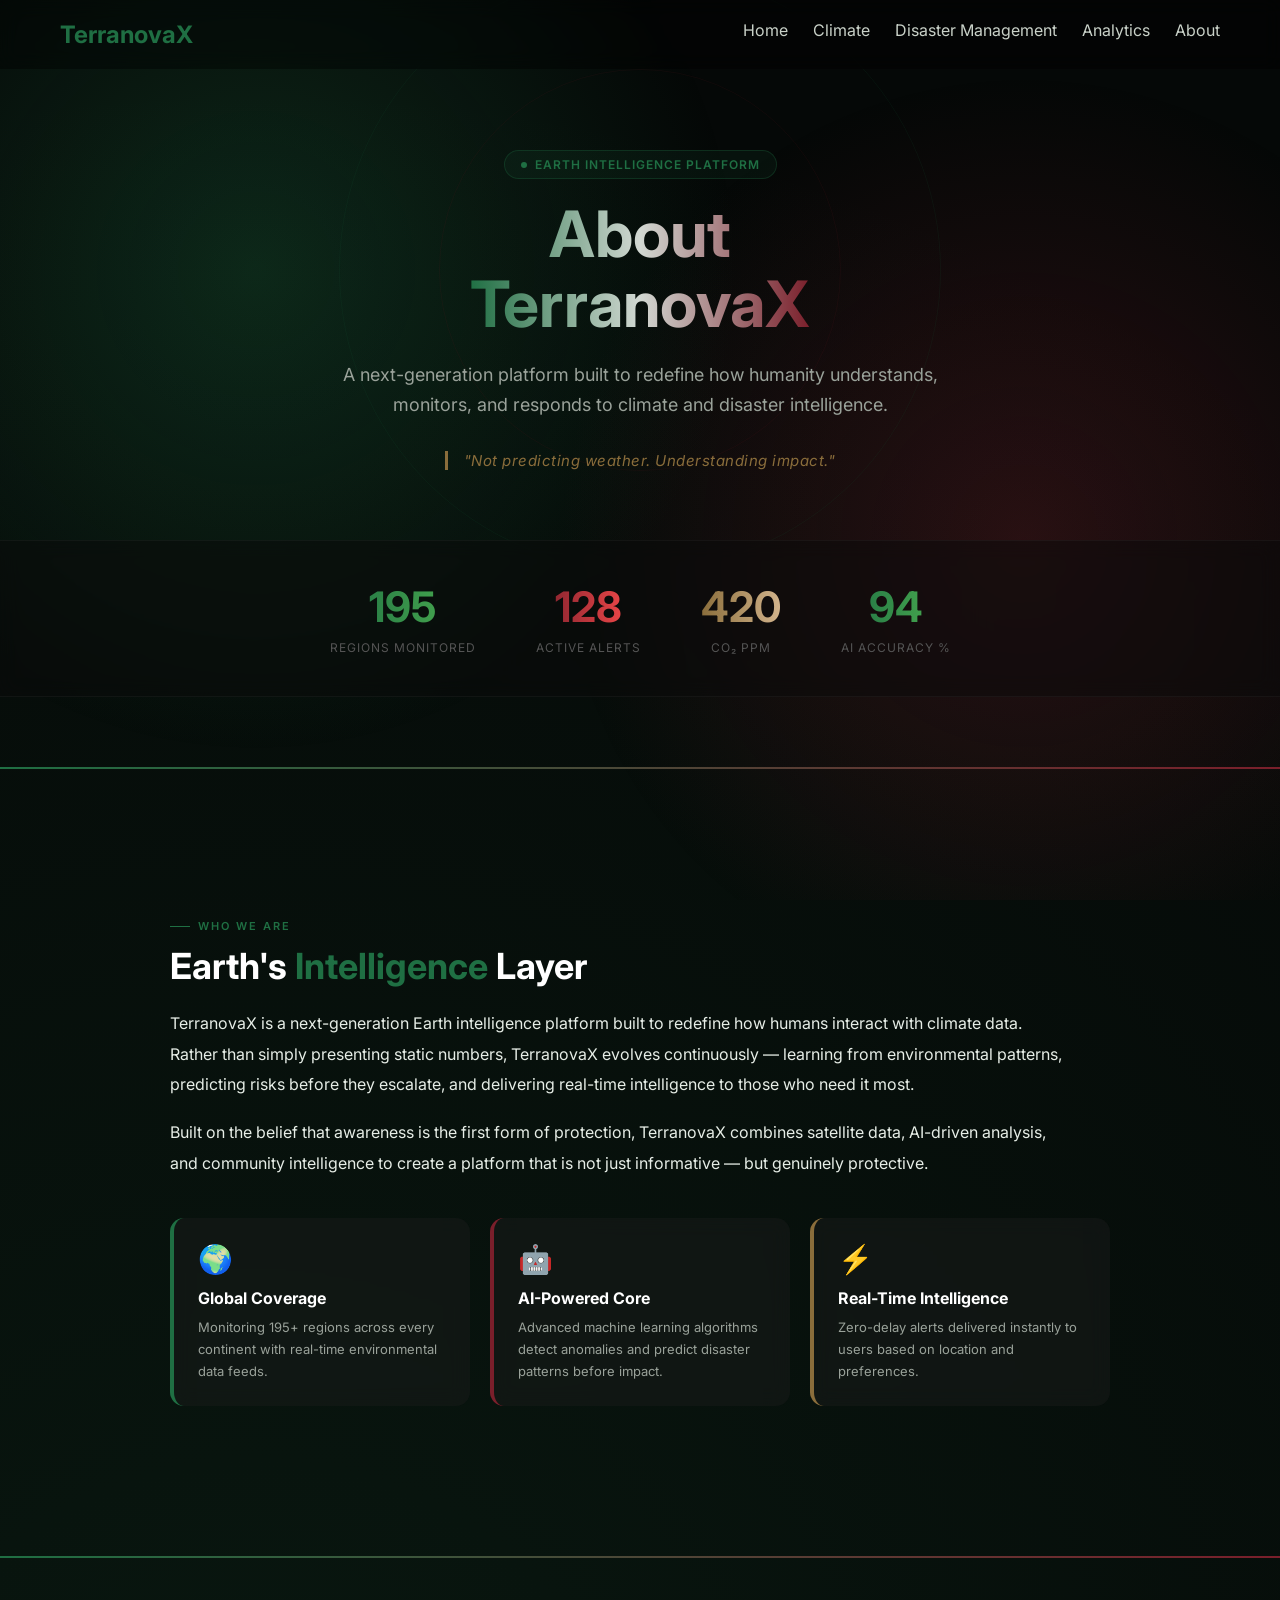
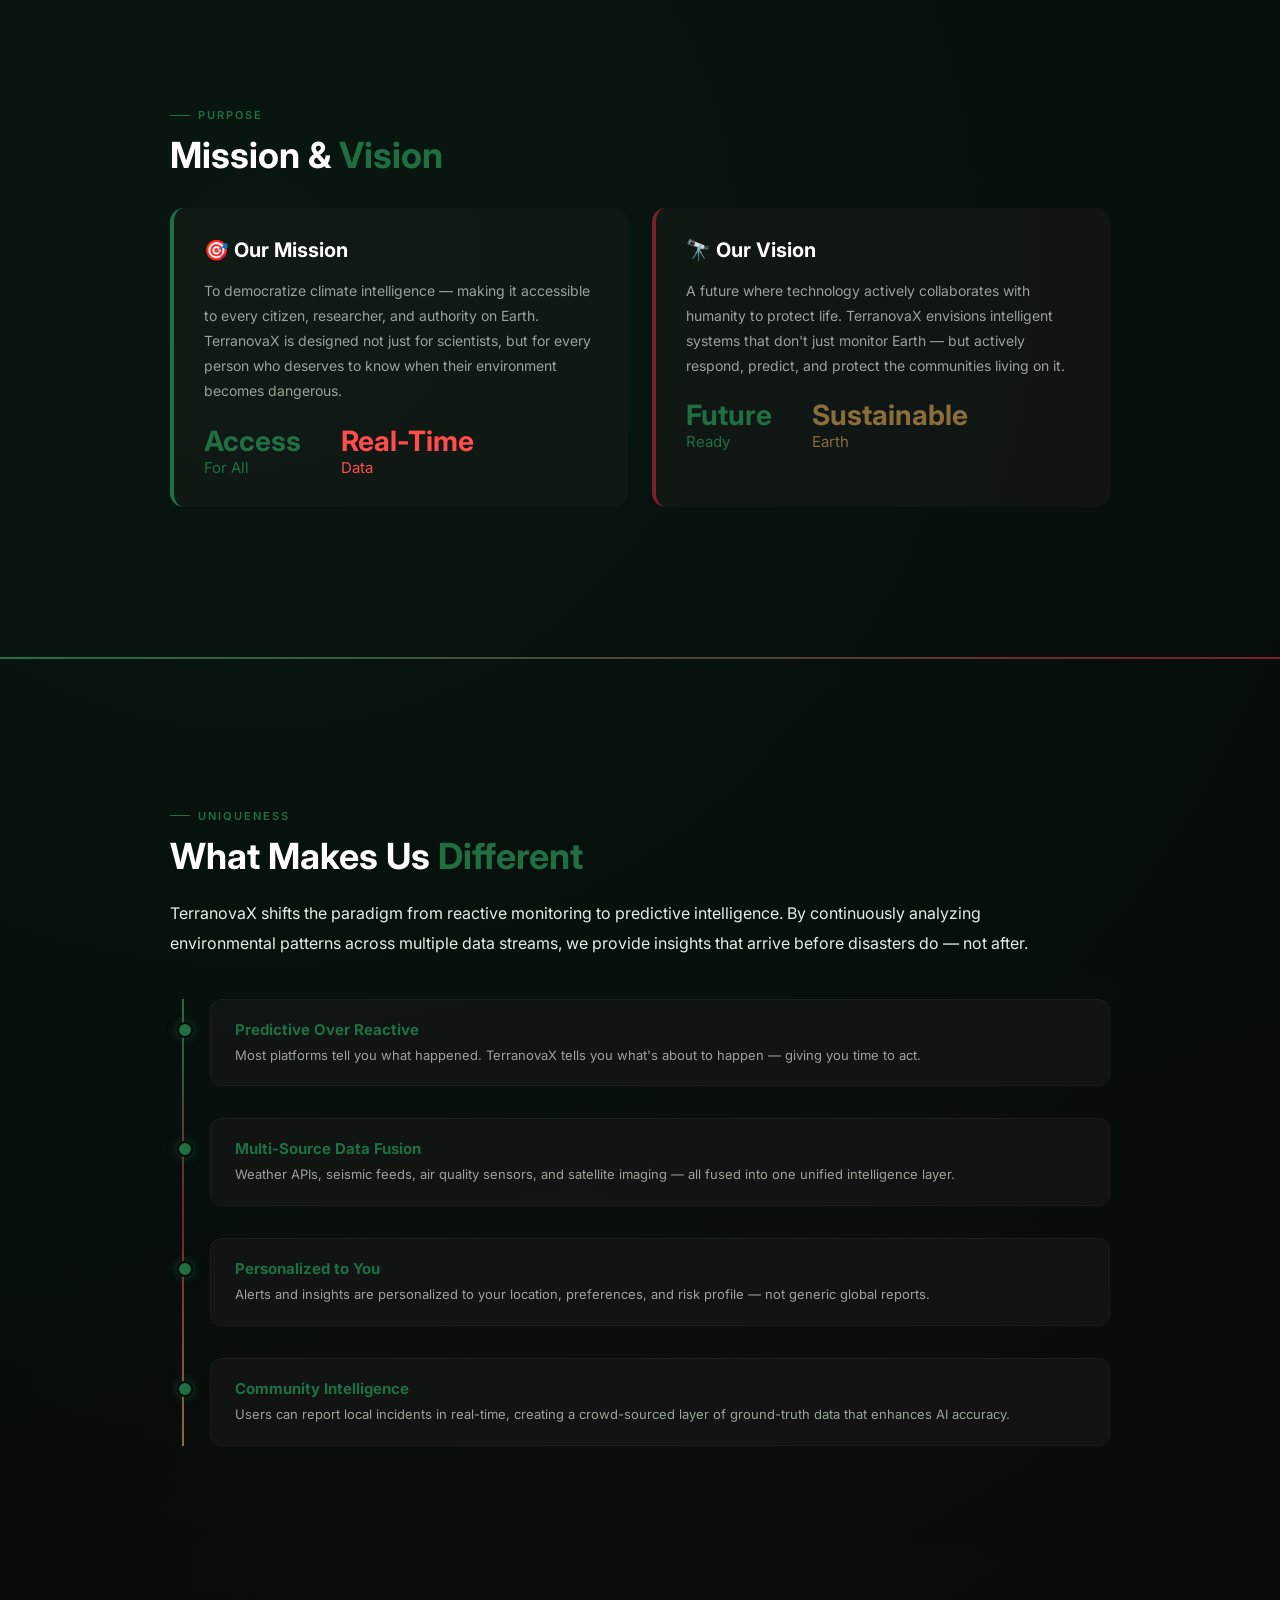
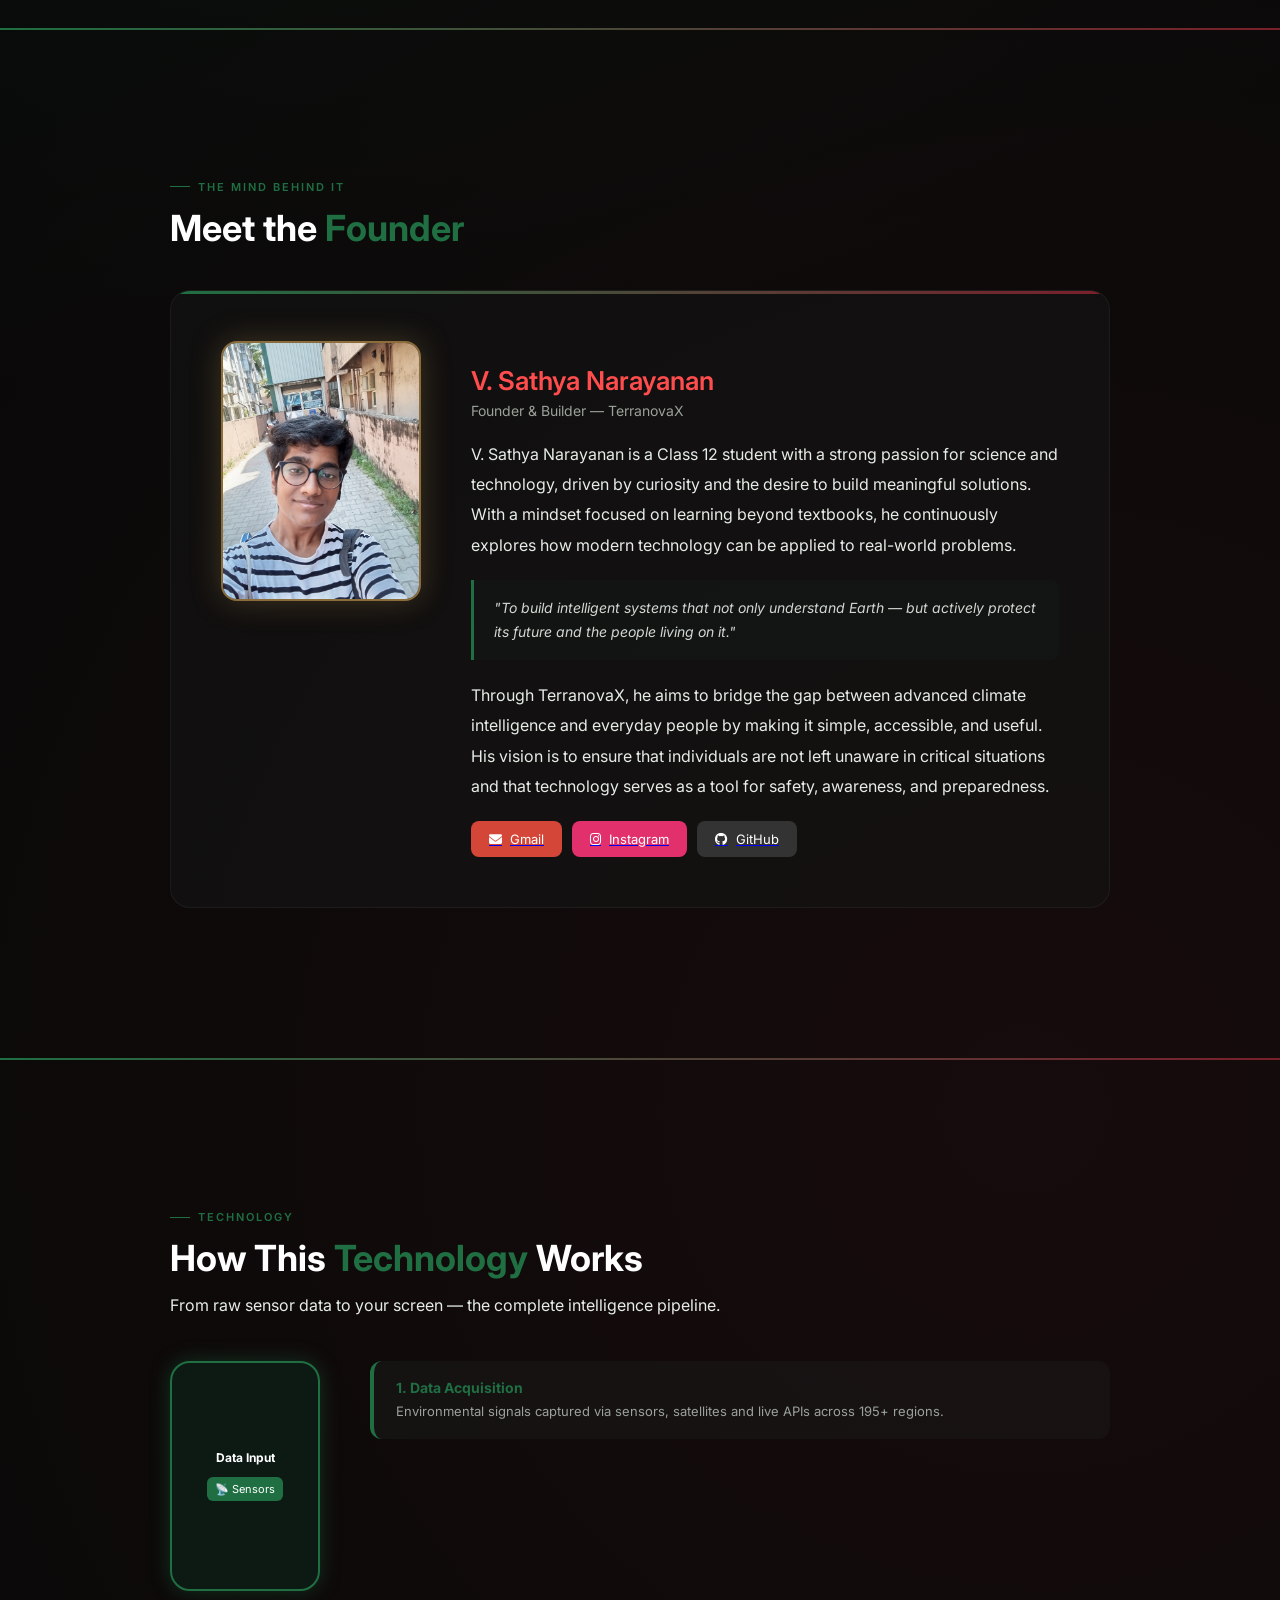
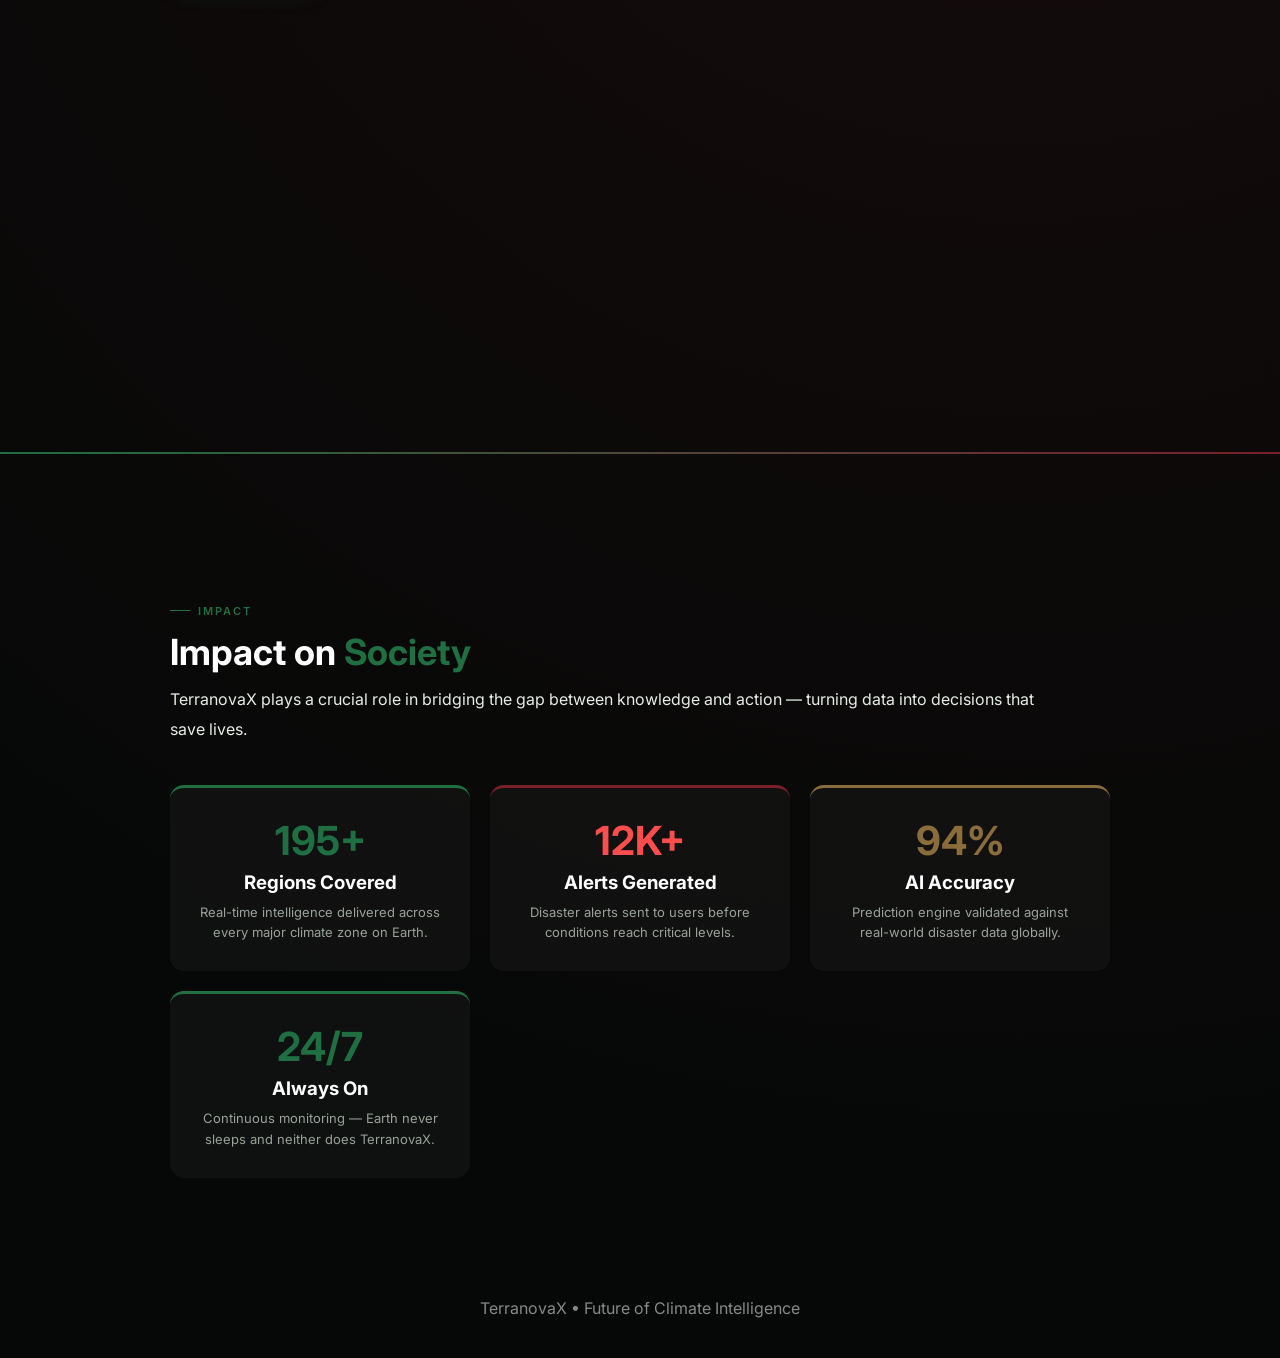
<file: templates/about.html>
<!DOCTYPE html>
<html lang="en">
<head>
<meta charset="UTF-8">
<meta name="viewport" content="width=device-width, initial-scale=1.0">
<title>About | TerranovaX</title>

<link href="https://fonts.googleapis.com/css2?family=Inter:wght@300;400;600;700&display=swap" rel="stylesheet">
<link rel="stylesheet" href="../static/css/style.css">
<link rel="stylesheet" href="https://cdnjs.cloudflare.com/ajax/libs/font-awesome/6.5.0/css/all.min.css">

<style>
/* ── EXTRA STYLES ON TOP OF style.css ── */

body{overflow-x:hidden;}

/* HERO TITLE SECTION */
.about-hero{
  min-height:60vh;
  display:flex;flex-direction:column;
  align-items:center;justify-content:center;
  text-align:center;padding:140px 40px 60px;
  position:relative;
}
.about-hero::before{
  content:'';position:absolute;
  width:600px;height:600px;
  border-radius:50%;
  border:1px solid rgba(31,111,67,0.1);
  top:50%;left:50%;
  transform:translate(-50%,-50%);
  animation:ripple 4s linear infinite;
}
.about-hero::after{
  content:'';position:absolute;
  width:400px;height:400px;
  border-radius:50%;
  border:1px solid rgba(122,31,43,0.1);
  top:50%;left:50%;
  transform:translate(-50%,-50%);
  animation:ripple 4s linear infinite 1s;
}
@keyframes ripple{
  0%{transform:translate(-50%,-50%) scale(0.8);opacity:1;}
  100%{transform:translate(-50%,-50%) scale(1.3);opacity:0;}
}

.hero-tag{
  display:inline-flex;align-items:center;gap:8px;
  padding:6px 16px;border-radius:20px;
  background:rgba(31,111,67,0.1);
  border:1px solid rgba(31,111,67,0.3);
  color:#1f6f43;font-size:12px;font-weight:600;
  letter-spacing:1px;margin-bottom:20px;
}
.hero-tag .dot{
  width:6px;height:6px;border-radius:50%;
  background:#1f6f43;animation:blink 1s infinite;
}
@keyframes blink{0%,100%{opacity:1}50%{opacity:0.2}}

.about-hero h1{
  font-size:64px;
  background:linear-gradient(90deg,#1f6f43,#d2d8d2,#7a1f2b);
  -webkit-background-clip:text;color:transparent;
  margin-bottom:20px;line-height:1.1;
}
.about-hero .subtitle{
  color:#9aa29a;font-size:18px;
  max-width:600px;margin:0 auto 30px;line-height:1.7;
}
.identity-line{
  font-size:15px;color:#8a6d3b;
  font-style:italic;letter-spacing:0.5px;
  border-left:3px solid #8a6d3b;
  padding-left:16px;
  max-width:500px;margin:0 auto;
}

/* STAT COUNTER STRIP */
.counter-strip{
  display:flex;justify-content:center;
  gap:60px;flex-wrap:wrap;
  padding:40px 80px;
  background:rgba(10,10,10,0.5);
  backdrop-filter:blur(10px);
  border-top:1px solid rgba(255,255,255,0.04);
  border-bottom:1px solid rgba(255,255,255,0.04);
}
.counter-item{text-align:center;}
.counter-num{
  font-size:42px;font-weight:700;
  background:linear-gradient(90deg,#1f6f43,#4caf50);
  -webkit-background-clip:text;color:transparent;
  display:block;margin-bottom:4px;
}
.counter-num.red{background:linear-gradient(90deg,#7a1f2b,#ff4d4d);-webkit-background-clip:text;}
.counter-num.brown{background:linear-gradient(90deg,#8a6d3b,#d2b48c);-webkit-background-clip:text;}
.counter-label{font-size:12px;color:#555;letter-spacing:1px;text-transform:uppercase;}

/* SECTION BLOCKS */
.about-section{
  padding:80px;
  max-width:1100px;
  margin:0 auto;
}
.section-tag{
  font-size:11px;color:#1f6f43;
  letter-spacing:2px;font-weight:600;
  margin-bottom:12px;
  display:flex;align-items:center;gap:8px;
}
.section-tag::before{content:'';display:block;width:20px;height:1px;background:#1f6f43;}

.about-section h2{
  font-size:36px;color:white;
  margin-bottom:20px;line-height:1.2;
}
.about-section h2 span{color:#1f6f43;}

/* INFO CARDS */
.info-grid{
  display:grid;
  grid-template-columns:repeat(3,1fr);
  gap:20px;
  margin-top:40px;
}
.info-card{
  background:rgba(30,30,30,0.4);
  border-radius:14px;padding:24px;
  border-left:4px solid #1f6f43;
  backdrop-filter:blur(10px);
  transition:0.3s;
}
.info-card:nth-child(2){border-left-color:#7a1f2b;}
.info-card:nth-child(3){border-left-color:#8a6d3b;}
.info-card:hover{transform:translateY(-5px);}
.info-card .ic-icon{font-size:28px;margin-bottom:12px;}
.info-card h3{color:white;margin-bottom:8px;font-size:16px;}
.info-card p{color:#9aa29a;font-size:13px;line-height:1.7;}

/* TIMELINE */
.timeline-wrap{
  position:relative;padding-left:40px;
  margin-top:40px;
}
.timeline-wrap::before{
  content:'';position:absolute;left:12px;top:0;bottom:0;
  width:2px;background:linear-gradient(180deg,#1f6f43,#7a1f2b,#8a6d3b);
}
.tl-item{
  position:relative;margin-bottom:32px;
  background:rgba(30,30,30,0.4);
  border-radius:12px;padding:20px 24px;
  border:1px solid rgba(255,255,255,0.04);
  opacity:0;transform:translateX(30px);
  transition:all 0.6s ease-out;
}
.tl-item.visible{opacity:1;transform:translateX(0);}
.tl-item::before{
  content:'';position:absolute;
  left:-34px;top:22px;
  width:12px;height:12px;
  border-radius:50%;background:#1f6f43;
  border:2px solid #050807;
  box-shadow:0 0 10px rgba(31,111,67,0.5);
}
.tl-item h3{color:#1f6f43;margin-bottom:6px;font-size:15px;}
.tl-item p{color:#9aa29a;font-size:13px;line-height:1.6;}

/* FOUNDER SECTION */
.founder-section{
  padding:80px;
  max-width:1100px;margin:0 auto;
}
.founder-card{
  background:rgba(20,20,20,0.6);
  border-radius:20px;
  padding:50px;
  border:1px solid rgba(255,255,255,0.05);
  position:relative;overflow:hidden;
}
.founder-card::before{
  content:'';position:absolute;top:0;left:0;right:0;height:3px;
  background:linear-gradient(90deg,#1f6f43,#7a1f2b,#8a6d3b);
  animation:flow 4s linear infinite;background-size:200%;
}
@keyframes flow{0%{background-position:0%}100%{background-position:200%}}

.founder-inner{
  display:flex;gap:50px;align-items:flex-start;flex-wrap:wrap;
}
.founder-images{
  display:flex;flex-direction:column;gap:16px;
  flex-shrink:0;align-items:center;
}
.founder-img{
  width:200px;height:260px;
  object-fit:cover;border-radius:16px;
  border:2px solid #1f6f43;
  box-shadow:0 0 30px rgba(31,111,67,0.4);
  transition:0.4s;
}
.founder-img:hover{transform:scale(1.03);box-shadow:0 0 40px rgba(122,31,43,0.5);}
.founder-img.ritual{border-color:#8a6d3b;box-shadow:0 0 30px rgba(138,109,59,0.4);}

.founder-content{flex:1;min-width:280px;}

.ritual-title{
  font-size:22px;color:#8a6d3b;
  margin-bottom:16px;font-weight:600;
}

.founder-name{
  font-size:26px;color:#ff4d4d;
  font-weight:600;margin:24px 0 6px;
}
.founder-role{color:#9aa29a;font-size:14px;margin-bottom:20px;}

.quote-block{
  background:rgba(31,111,67,0.06);
  border-left:3px solid #1f6f43;
  padding:16px 20px;border-radius:0 8px 8px 0;
  margin:20px 0;font-style:italic;
  color:#d2d8d2;font-size:14px;line-height:1.7;
}

.social-btns{display:flex;gap:10px;flex-wrap:wrap;margin-top:20px;}
.btn-social{
  padding:10px 18px;border:none;border-radius:8px;
  font-size:13px;cursor:pointer;color:white;
  display:flex;align-items:center;gap:8px;
  transition:0.3s;font-family:'Inter',sans-serif;
}
.btn-social:hover{transform:translateY(-3px);box-shadow:0 5px 15px rgba(0,0,0,0.4);}
.gmail{background:#d44638;}
.insta{background:#e1306c;}
.github{background:#333;}
.ritual{background:#1f3f6f;}

/* TECH SECTION */
.tech-section{
  padding:80px;
  max-width:1100px;margin:0 auto;
}
.tech-flow{
  display:flex;gap:50px;align-items:flex-start;
  flex-wrap:wrap;margin-top:40px;
}
.mobile-stack{
  position:relative;
  width:150px;height:260px;
  flex-shrink:0;margin:0 auto;
}
.mobile-card{
  width:150px;height:230px;
  background:#0d1a13;
  border-radius:20px;
  border:2px solid #1f6f43;
  position:absolute;top:0;left:0;
  box-shadow:0 0 20px rgba(31,111,67,0.4);
  display:flex;justify-content:center;
  align-items:center;flex-direction:column;
  color:white;padding:12px;font-size:12px;
  text-align:center;
  opacity:0;transform:translateX(-300px) scale(0.8);
  transition:all 0.7s cubic-bezier(0.25,0.46,0.45,0.94);
}
.mc-alert{
  margin-top:12px;padding:5px 8px;
  border-radius:6px;font-size:11px;
  animation:mcblink 1s infinite;
}
@keyframes mcblink{0%,100%{opacity:1}50%{opacity:0.3}}
.mobile-card.landed{opacity:1;transform:translateX(0) scale(1);}

.tech-panels{
  flex:1;min-width:280px;
  display:flex;flex-direction:column;gap:14px;
}
.tech-panel{
  background:rgba(30,30,30,0.4);
  padding:18px 22px;
  border-left:4px solid #1f6f43;
  border-radius:12px;
  opacity:0;transform:translateX(40px);
  transition:all 0.7s ease-out;
}
.tech-panel:nth-child(even){border-left-color:#7a1f2b;}
.tech-panel h3{color:#1f6f43;margin-bottom:6px;font-size:14px;}
.tech-panel:nth-child(even) h3{color:#7a1f2b;}
.tech-panel p{color:#9aa29a;font-size:13px;line-height:1.5;}
.tech-panel.active{opacity:1;transform:translateX(0);}

/* IMPACT SECTION */
.impact-section{
  padding:80px;
  max-width:1100px;margin:0 auto;
}
.impact-grid{
  display:grid;
  grid-template-columns:repeat(auto-fit,minmax(240px,1fr));
  gap:20px;margin-top:40px;
}
.impact-card{
  background:rgba(30,30,30,0.4);
  border-radius:14px;padding:28px;
  border-top:3px solid #1f6f43;
  transition:0.3s;text-align:center;
}
.impact-card:nth-child(2){border-top-color:#7a1f2b;}
.impact-card:nth-child(3){border-top-color:#8a6d3b;}
.impact-card:nth-child(4){border-top-color:#1f6f43;}
.impact-card:hover{transform:translateY(-6px);}
.impact-card .ic-num{
  font-size:40px;font-weight:700;color:#1f6f43;
  display:block;margin-bottom:6px;
}
.impact-card:nth-child(2) .ic-num{color:#ff4d4d;}
.impact-card:nth-child(3) .ic-num{color:#8a6d3b;}
.impact-card h3{color:white;margin-bottom:8px;}
.impact-card p{color:#9aa29a;font-size:13px;line-height:1.6;}

/* MISSION VISION GRID */
.mv-grid{
  display:grid;grid-template-columns:1fr 1fr;
  gap:24px;margin-top:30px;
}
.mv-card{
  background:rgba(30,30,30,0.4);
  border-radius:14px;padding:30px;
  border-left:4px solid #1f6f43;
}
.mv-card:nth-child(2){border-left-color:#7a1f2b;}
.mv-card h3{
  font-size:20px;color:white;
  margin-bottom:16px;
  display:flex;align-items:center;gap:10px;
}
.mv-card p{color:#9aa29a;font-size:14px;line-height:1.8;}

/* SCROLL REVEAL */
.reveal{
  opacity:0;transform:translateY(30px);
  transition:all 0.7s ease-out;
}
.reveal.visible{opacity:1;transform:translateY(0);}

@media(max-width:768px){
  .about-hero h1{font-size:36px;}
  .about-section,.founder-section,.tech-section,.impact-section{padding:60px 20px;}
  .info-grid,.mv-grid{grid-template-columns:1fr;}
  .counter-strip{gap:30px;padding:30px 20px;}
  .founder-inner{flex-direction:column;align-items:center;}
}
</style>
</head>
<body>

<header>
  <div class="logo">TerranovaX</div>
  <nav>
    <a href="home.html">Home</a>
    <a href="climate.html">Climate</a>
    <a href="disaster.html">Disaster Management</a>
    <a href="analytics.html">Analytics</a>
    <a href="about.html">About</a>
  </nav>
</header>

<!-- ══ HERO ══ -->
<section class="about-hero">
  <div class="hero-tag"><div class="dot"></div> EARTH INTELLIGENCE PLATFORM</div>
  <h1>About<br>TerranovaX</h1>
  <p class="subtitle">A next-generation platform built to redefine how humanity understands, monitors, and responds to climate and disaster intelligence.</p>
  <p class="identity-line">"Not predicting weather. Understanding impact."</p>
</section>

<!-- ══ COUNTER STRIP ══ -->
<div class="counter-strip">
  <div class="counter-item">
    <span class="counter-num" data-target="195">0</span>
    <span class="counter-label">Regions Monitored</span>
  </div>
  <div class="counter-item">
    <span class="counter-num red" data-target="128">0</span>
    <span class="counter-label">Active Alerts</span>
  </div>
  <div class="counter-item">
    <span class="counter-num brown" data-target="420">0</span>
    <span class="counter-label">CO₂ PPM</span>
  </div>
  <div class="counter-item">
    <span class="counter-num" data-target="94">0</span>
    <span class="counter-label">AI Accuracy %</span>
  </div>
</div>

<div class="line"></div>

<!-- ══ WHO WE ARE ══ -->
<section class="about-section reveal">
  <div class="section-tag">WHO WE ARE</div>
  <h2>Earth's <span>Intelligence</span> Layer</h2>
  <p class="white-text">
    TerranovaX is a next-generation Earth intelligence platform built to redefine how humans interact with climate data. Rather than simply presenting static numbers, TerranovaX evolves continuously — learning from environmental patterns, predicting risks before they escalate, and delivering real-time intelligence to those who need it most.
  </p>
  <p class="white-text">
    Built on the belief that awareness is the first form of protection, TerranovaX combines satellite data, AI-driven analysis, and community intelligence to create a platform that is not just informative — but genuinely protective.
  </p>

  <div class="info-grid">
    <div class="info-card reveal">
      <div class="ic-icon">🌍</div>
      <h3>Global Coverage</h3>
      <p>Monitoring 195+ regions across every continent with real-time environmental data feeds.</p>
    </div>
    <div class="info-card reveal">
      <div class="ic-icon">🤖</div>
      <h3>AI-Powered Core</h3>
      <p>Advanced machine learning algorithms detect anomalies and predict disaster patterns before impact.</p>
    </div>
    <div class="info-card reveal">
      <div class="ic-icon">⚡</div>
      <h3>Real-Time Intelligence</h3>
      <p>Zero-delay alerts delivered instantly to users based on location and preferences.</p>
    </div>
  </div>
</section>

<div class="line"></div>

<!-- ══ MISSION + VISION ══ -->
<section class="about-section reveal">
  <div class="section-tag">PURPOSE</div>
  <h2>Mission & <span>Vision</span></h2>

  <div class="mv-grid">
    <div class="mv-card reveal">
      <h3>🎯 Our Mission</h3>
      <p>To democratize climate intelligence — making it accessible to every citizen, researcher, and authority on Earth. TerranovaX is designed not just for scientists, but for every person who deserves to know when their environment becomes dangerous.</p>
      <div class="data-strip" style="margin-top:20px;">
        <div class="data-box green"><span>Access</span> For All</div>
        <div class="data-box red"><span>Real-Time</span> Data</div>
      </div>
    </div>
    <div class="mv-card reveal">
      <h3>🔭 Our Vision</h3>
      <p>A future where technology actively collaborates with humanity to protect life. TerranovaX envisions intelligent systems that don't just monitor Earth — but actively respond, predict, and protect the communities living on it.</p>
      <div class="data-strip" style="margin-top:20px;">
        <div class="data-box green"><span>Future</span> Ready</div>
        <div class="data-box brown"><span>Sustainable</span> Earth</div>
      </div>
    </div>
  </div>
</section>

<div class="line"></div>

<!-- ══ WHAT MAKES US UNIQUE ══ -->
<section class="about-section reveal">
  <div class="section-tag">UNIQUENESS</div>
  <h2>What Makes Us <span>Different</span></h2>
  <p class="white-text">TerranovaX shifts the paradigm from reactive monitoring to predictive intelligence. By continuously analyzing environmental patterns across multiple data streams, we provide insights that arrive before disasters do — not after.</p>

  <div class="timeline-wrap">
    <div class="tl-item">
      <h3>Predictive Over Reactive</h3>
      <p>Most platforms tell you what happened. TerranovaX tells you what's about to happen — giving you time to act.</p>
    </div>
    <div class="tl-item">
      <h3>Multi-Source Data Fusion</h3>
      <p>Weather APIs, seismic feeds, air quality sensors, and satellite imaging — all fused into one unified intelligence layer.</p>
    </div>
    <div class="tl-item">
      <h3>Personalized to You</h3>
      <p>Alerts and insights are personalized to your location, preferences, and risk profile — not generic global reports.</p>
    </div>
    <div class="tl-item">
      <h3>Community Intelligence</h3>
      <p>Users can report local incidents in real-time, creating a crowd-sourced layer of ground-truth data that enhances AI accuracy.</p>
    </div>
  </div>
</section>

<div class="line"></div>

<!-- ══ FOUNDER ══ -->
<section class="founder-section reveal">
  <div class="section-tag">THE MIND BEHIND IT</div>
  <h2 style="font-size:36px;color:white;margin-bottom:40px;">Meet the <span style="color:#1f6f43;">Founder</span></h2>

  <div class="founder-card">
    <div class="founder-inner">

      <!-- IMAGES -->
      <div class="founder-images">
        <img class="founder-img ritual" src="../static/images/founder.jpg" alt="Ritual Realms">
      </div>

      <!-- CONTENT -->
      <div class="founder-content">

        
        

        <!-- FOUNDER INFO -->
        <div class="founder-name">V. Sathya Narayanan</div>
        <div class="founder-role">Founder & Builder — TerranovaX</div>

        <p class="white-text">
          V. Sathya Narayanan is a Class 12 student with a strong passion for science and technology, driven by curiosity and the desire to build meaningful solutions. With a mindset focused on learning beyond textbooks, he continuously explores how modern technology can be applied to real-world problems.
        </p>

        <div class="quote-block">
          "To build intelligent systems that not only understand Earth — but actively protect its future and the people living on it."
        </div>

        <p class="white-text">
          Through TerranovaX, he aims to bridge the gap between advanced climate intelligence and everyday people by making it simple, accessible, and useful. His vision is to ensure that individuals are not left unaware in critical situations and that technology serves as a tool for safety, awareness, and preparedness.
        </p>

        <div class="social-btns">
          <a href="mailto:veeraragavansathyanarayanan@gmail.com">
            <button class="btn-social gmail"><i class="fa-solid fa-envelope"></i> Gmail</button>
          </a>
          <a href="https://instagram.com/yourstruly_sathyanv" target="_blank">
            <button class="btn-social insta"><i class="fa-brands fa-instagram"></i> Instagram</button>
          </a>
          <a href="https://github.com/VaishnavaSoul" target="_blank">
            <button class="btn-social github"><i class="fa-brands fa-github"></i> GitHub</button>
          </a>
        </div>

      </div>
    </div>
  </div>
</section>

<div class="line"></div>

<!-- ══ HOW IT WORKS ══ -->
<section class="tech-section reveal">
  <div class="section-tag">TECHNOLOGY</div>
  <h2 style="font-size:36px;color:white;margin-bottom:10px;">How This <span style="color:#1f6f43;">Technology</span> Works</h2>
  <p class="white-text" style="margin-bottom:0;">From raw sensor data to your screen — the complete intelligence pipeline.</p>

  <div class="tech-flow">
    <!-- MOBILE STACK -->
    <div class="mobile-stack">
      <div class="mobile-card" id="mc6"><strong>User View</strong><div class="mc-alert" style="background:#1f6f43;">📊 Displayed</div></div>
      <div class="mobile-card" id="mc5"><strong>Alert System</strong><div class="mc-alert" style="background:#7a1f2b;">⚠️ Alert Sent</div></div>
      <div class="mobile-card" id="mc4"><strong>Prediction</strong><div class="mc-alert" style="background:#1f3f6f;">📈 Forecast</div></div>
      <div class="mobile-card" id="mc3"><strong>AI Analysis</strong><div class="mc-alert" style="background:#7a1f2b;">🤖 AI Done</div></div>
      <div class="mobile-card" id="mc2"><strong>Processing</strong><div class="mc-alert" style="background:#8a6d3b;">🔧 Cleaning</div></div>
      <div class="mobile-card" id="mc1"><strong>Data Input</strong><div class="mc-alert" style="background:#1f6f43;">📡 Sensors</div></div>
    </div>

    <!-- PANELS -->
    <div class="tech-panels">
      <div class="tech-panel" id="tp1"><h3>1. Data Acquisition</h3><p>Environmental signals captured via sensors, satellites and live APIs across 195+ regions.</p></div>
      <div class="tech-panel" id="tp2"><h3>2. Signal Processing</h3><p>Raw data is cleaned, normalized and structured into a unified intelligence format.</p></div>
      <div class="tech-panel" id="tp3"><h3>3. AI Analysis</h3><p>Pattern recognition algorithms detect anomalies, risks and emerging threats in real-time.</p></div>
      <div class="tech-panel" id="tp4"><h3>4. Prediction Engine</h3><p>Machine learning models forecast future disaster probabilities with 94% accuracy.</p></div>
      <div class="tech-panel" id="tp5"><h3>5. Alert System</h3><p>Personalized real-time notifications dispatched to users based on location and risk profile.</p></div>
      <div class="tech-panel" id="tp6"><h3>6. User Interface</h3><p>Insights rendered visually — maps, charts, dashboards — making complex data human-readable.</p></div>
    </div>
  </div>
</section>

<div class="line"></div>

<!-- ══ IMPACT ══ -->
<section class="impact-section reveal">
  <div class="section-tag">IMPACT</div>
  <h2 style="font-size:36px;color:white;margin-bottom:10px;">Impact on <span style="color:#1f6f43;">Society</span></h2>
  <p class="white-text">TerranovaX plays a crucial role in bridging the gap between knowledge and action — turning data into decisions that save lives.</p>

  <div class="impact-grid">
    <div class="impact-card reveal">
      <span class="ic-num">195+</span>
      <h3>Regions Covered</h3>
      <p>Real-time intelligence delivered across every major climate zone on Earth.</p>
    </div>
    <div class="impact-card reveal">
      <span class="ic-num red">12K+</span>
      <h3>Alerts Generated</h3>
      <p>Disaster alerts sent to users before conditions reach critical levels.</p>
    </div>
    <div class="impact-card reveal">
      <span class="ic-num brown">94%</span>
      <h3>AI Accuracy</h3>
      <p>Prediction engine validated against real-world disaster data globally.</p>
    </div>
    <div class="impact-card reveal">
      <span class="ic-num">24/7</span>
      <h3>Always On</h3>
      <p>Continuous monitoring — Earth never sleeps and neither does TerranovaX.</p>
    </div>
  </div>
</section>

<footer>TerranovaX • Future of Climate Intelligence</footer>

<script>
// ── COUNTER ANIMATION ──
function animateCounter(el, target) {
  let current = 0;
  const step  = Math.ceil(target / 60);
  const timer = setInterval(() => {
    current = Math.min(current + step, target);
    el.textContent = current + (el.dataset.suffix || "");
    if(current >= target) clearInterval(timer);
  }, 25);
}

// ── SCROLL REVEAL ──
const observer = new IntersectionObserver((entries) => {
  entries.forEach(entry => {
    if(entry.isIntersecting) {
      entry.target.classList.add("visible");
      observer.unobserve(entry.target);
    }
  });
}, { threshold: 0.15 });

document.querySelectorAll(".reveal, .tl-item").forEach(el => observer.observe(el));

// Counter trigger
const counterObserver = new IntersectionObserver((entries) => {
  entries.forEach(entry => {
    if(entry.isIntersecting) {
      document.querySelectorAll(".counter-num[data-target]").forEach(el => {
        animateCounter(el, parseInt(el.dataset.target));
      });
      counterObserver.disconnect();
    }
  });
}, { threshold: 0.5 });
const strip = document.querySelector(".counter-strip");
if(strip) counterObserver.observe(strip);

// ── MOBILE CARDS ANIMATION ──
const cardIds  = ['mc1','mc2','mc3','mc4','mc5','mc6'];
const panelIds = ['tp1','tp2','tp3','tp4','tp5','tp6'];

const techObserver = new IntersectionObserver((entries) => {
  entries.forEach(entry => {
    if(entry.isIntersecting) {
      cardIds.forEach((id, i) => {
        setTimeout(() => {
          const el = document.getElementById(id);
          if(!el) return;
          el.style.top    = (i * 6)  + "px";
          el.style.left   = (i * 5)  + "px";
          el.style.zIndex = i + 1;
          el.classList.add("landed");
        }, i * 500);
      });
      panelIds.forEach((id, i) => {
        setTimeout(() => {
          const el = document.getElementById(id);
          if(el) el.classList.add("active");
        }, i * 600 + 200);
      });
      techObserver.disconnect();
    }
  });
}, { threshold: 0.2 });

const techSection = document.querySelector(".tech-section");
if(techSection) techObserver.observe(techSection);
</script>

</body>
</html>
</file>
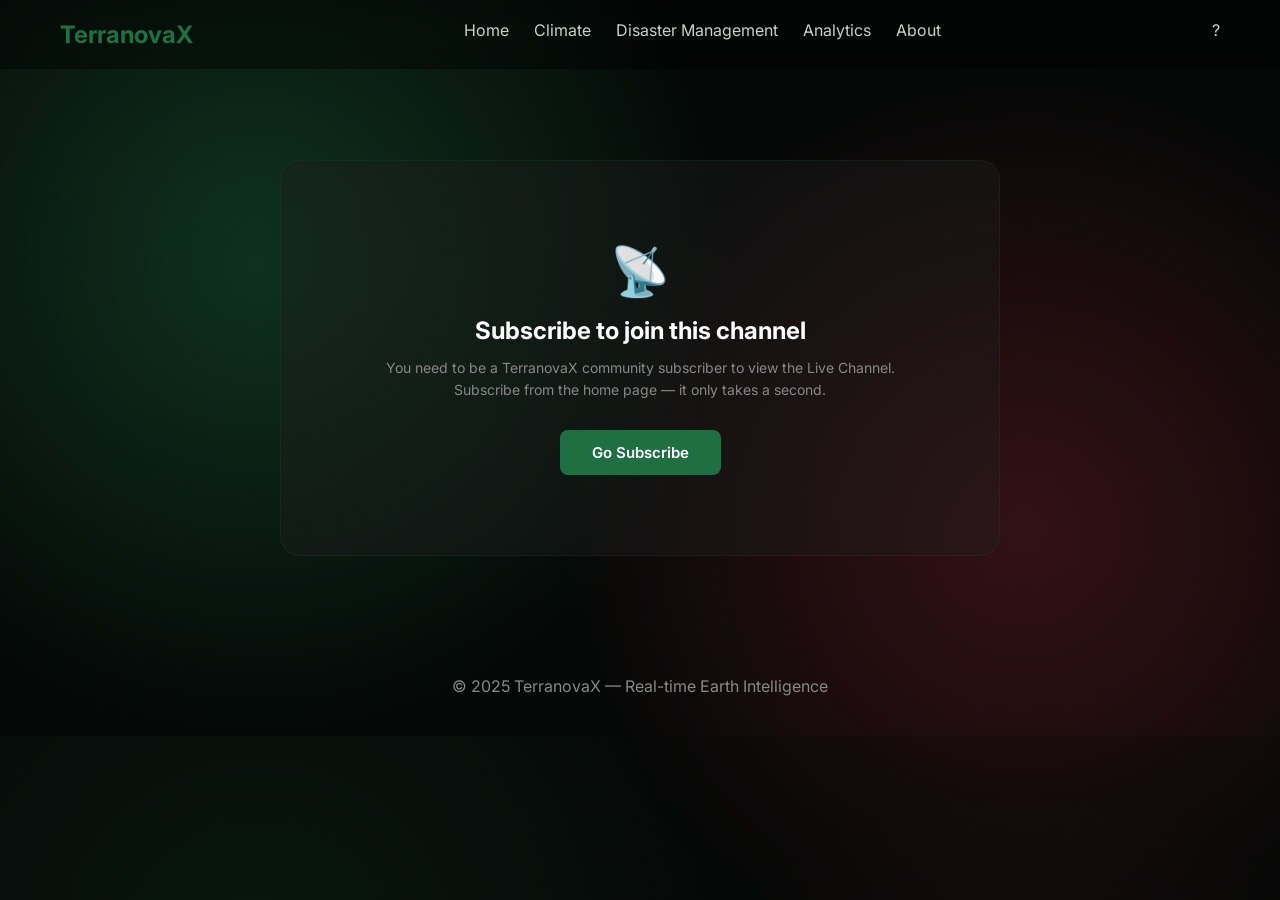
<file: templates/channel.html>
<!DOCTYPE html>
<html lang="en">
<head>
<meta charset="UTF-8">
<meta name="viewport" content="width=device-width, initial-scale=1.0">
<title>TerranovaX — Live Channel</title>

<link rel="icon" href="../static/icons/favicon.ico">
<link href="https://fonts.googleapis.com/css2?family=Inter:wght@300;400;600;700&display=swap" rel="stylesheet">
<link rel="stylesheet" href="../static/css/style.css">

<style>
/* ── CHANNEL PAGE STYLES ── */
.channel-wrapper {
  max-width: 760px;
  margin: 0 auto;
  padding: 120px 20px 80px;
}

.channel-header {
  display: flex;
  align-items: center;
  gap: 20px;
  margin-bottom: 10px;
}

.channel-icon {
  width: 64px;
  height: 64px;
  border-radius: 50%;
  background: linear-gradient(135deg, #1f6f43, #7a1f2b);
  display: flex;
  align-items: center;
  justify-content: center;
  font-size: 28px;
  flex-shrink: 0;
  box-shadow: 0 0 20px rgba(31,111,67,0.4);
}

.channel-meta h1 {
  font-size: 26px;
  color: white;
  font-weight: 700;
}

.channel-meta p {
  color: #888;
  font-size: 13px;
  margin-top: 4px;
}

.channel-meta p span {
  color: #1f6f43;
  font-weight: 600;
}

.live-badge {
  display: inline-flex;
  align-items: center;
  gap: 6px;
  background: rgba(122,31,43,0.2);
  border: 1px solid rgba(122,31,43,0.4);
  color: #ff6b6b;
  font-size: 11px;
  font-weight: 600;
  padding: 4px 10px;
  border-radius: 20px;
  letter-spacing: 1px;
  text-transform: uppercase;
  margin-top: 6px;
}

.live-dot-red {
  width: 7px;
  height: 7px;
  border-radius: 50%;
  background: #ff6b6b;
  animation: pulse-red 1.2s infinite;
}

@keyframes pulse-red {
  0%, 100% { opacity: 1; transform: scale(1); }
  50% { opacity: 0.4; transform: scale(1.3); }
}

.location-strip {
  text-align: center;
  padding: 10px 20px;
  margin: 16px 0 28px;
  background: rgba(138,109,59,0.08);
  border: 1px solid rgba(138,109,59,0.2);
  border-radius: 8px;
  color: #8a6d3b;
  font-size: 13px;
  font-weight: 500;
}

.divider {
  height: 1px;
  background: linear-gradient(90deg, transparent, #1f6f43, transparent);
  margin: 18px 0 28px;
  opacity: 0.4;
}

/* ── POSTS ── */
.post-card {
  background: rgba(30,30,30,0.5);
  border-radius: 16px;
  padding: 22px 24px;
  margin-bottom: 22px;
  border-left: 4px solid #1f6f43;
  backdrop-filter: blur(8px);
  animation: slideUp 0.5s ease both;
  transition: transform 0.25s, box-shadow 0.25s;
  position: relative;
  overflow: hidden;
}

.post-card::before {
  content: "";
  position: absolute;
  top: 0; left: 0; right: 0;
  height: 1px;
  background: linear-gradient(90deg, transparent, rgba(255,255,255,0.06), transparent);
}

.post-card:hover {
  transform: translateY(-4px);
  box-shadow: 0 8px 32px rgba(0,0,0,0.4);
}

.post-card.red  { border-left-color: #7a1f2b; box-shadow: 0 0 0 0 rgba(122,31,43,0.1); }
.post-card.brown{ border-left-color: #8a6d3b; }
.post-card.green{ border-left-color: #1f6f43; }

.post-card.red:hover  { box-shadow: 0 8px 32px rgba(122,31,43,0.2); }
.post-card.green:hover{ box-shadow: 0 8px 32px rgba(31,111,67,0.2); }

@keyframes slideUp {
  from { opacity: 0; transform: translateY(24px); }
  to   { opacity: 1; transform: translateY(0); }
}

.post-top {
  display: flex;
  justify-content: space-between;
  align-items: flex-start;
  margin-bottom: 14px;
}

.post-author {
  display: flex;
  align-items: center;
  gap: 10px;
}

.post-avatar {
  width: 36px;
  height: 36px;
  border-radius: 50%;
  background: linear-gradient(135deg, #1f6f43, #2d9b60);
  display: flex;
  align-items: center;
  justify-content: center;
  font-size: 16px;
  flex-shrink: 0;
}

.post-card.red  .post-avatar { background: linear-gradient(135deg, #7a1f2b, #b03040); }
.post-card.brown .post-avatar { background: linear-gradient(135deg, #5c4820, #8a6d3b); }

.post-author-name {
  font-size: 14px;
  font-weight: 600;
  color: #e0e8e0;
}

.post-location-tag {
  font-size: 11px;
  color: #8a6d3b;
  margin-top: 2px;
  display: flex;
  align-items: center;
  gap: 4px;
}

.post-time {
  font-size: 11px;
  color: #555;
  white-space: nowrap;
  margin-left: 12px;
}

.post-type-badge {
  font-size: 10px;
  font-weight: 700;
  padding: 2px 8px;
  border-radius: 10px;
  letter-spacing: 0.8px;
  text-transform: uppercase;
  margin-top: 4px;
}

.post-card.red   .post-type-badge { background: rgba(122,31,43,0.25); color: #ff8a8a; border: 1px solid rgba(122,31,43,0.4); }
.post-card.brown .post-type-badge { background: rgba(138,109,59,0.25); color: #d4a85a; border: 1px solid rgba(138,109,59,0.4); }
.post-card.green .post-type-badge { background: rgba(31,111,67,0.25); color: #4caf7d; border: 1px solid rgba(31,111,67,0.4); }

.post-body {
  font-size: 14.5px;
  line-height: 1.75;
  color: #d2d8d2;
  white-space: pre-line;
}

.post-body strong, .post-body b {
  color: white;
  font-weight: 600;
}

/* ── REACTIONS ── */
.reactions-bar {
  display: flex;
  gap: 8px;
  margin-top: 18px;
  flex-wrap: wrap;
}

.react-btn {
  display: flex;
  align-items: center;
  gap: 6px;
  background: rgba(255,255,255,0.04);
  border: 1px solid rgba(255,255,255,0.08);
  border-radius: 20px;
  padding: 6px 14px;
  cursor: pointer;
  color: #aaa;
  font-size: 13px;
  transition: all 0.2s;
  font-family: 'Inter', sans-serif;
  user-select: none;
}

.react-btn:hover {
  background: rgba(31,111,67,0.15);
  border-color: rgba(31,111,67,0.4);
  color: #4caf7d;
  transform: scale(1.05);
}

.react-btn.active {
  background: rgba(31,111,67,0.2);
  border-color: #1f6f43;
  color: #4caf7d;
}

.react-btn span {
  font-size: 12px;
  font-weight: 600;
}

/* ── NO REPLY NOTICE ── */
.no-reply-notice {
  text-align: center;
  padding: 12px;
  color: #444;
  font-size: 12px;
  letter-spacing: 0.3px;
}

/* ── SKELETON LOADER ── */
.skeleton {
  background: rgba(30,30,30,0.5);
  border-radius: 16px;
  padding: 22px 24px;
  margin-bottom: 22px;
  border-left: 4px solid #222;
  animation: shimmer 1.5s infinite;
}

.skeleton-line {
  height: 12px;
  border-radius: 6px;
  background: rgba(255,255,255,0.06);
  margin-bottom: 10px;
}

.skeleton-line.short { width: 40%; }
.skeleton-line.med   { width: 70%; }
.skeleton-line.full  { width: 100%; }
.skeleton-line.long  { width: 85%; }

@keyframes shimmer {
  0%,100% { opacity: 0.6; }
  50%      { opacity: 1; }
}

/* ── NOT SUBSCRIBED GATE ── */
.gate-box {
  text-align: center;
  padding: 80px 40px;
  background: rgba(30,30,30,0.4);
  border-radius: 20px;
  border: 1px solid rgba(31,111,67,0.15);
  margin-top: 40px;
}

.gate-box h2 {
  font-size: 24px;
  color: white;
  margin-bottom: 12px;
}

.gate-box p {
  color: #888;
  margin-bottom: 28px;
  font-size: 14px;
  line-height: 1.6;
}

.btn-subscribe-gate {
  display: inline-block;
  background: #1f6f43;
  color: white;
  border: none;
  padding: 13px 32px;
  border-radius: 8px;
  font-size: 15px;
  font-weight: 600;
  cursor: pointer;
  transition: 0.3s;
  text-decoration: none;
}

.btn-subscribe-gate:hover {
  background: #2d9b60;
  box-shadow: 0 0 20px rgba(31,111,67,0.4);
}

/* ── REFRESH NOTICE ── */
.refresh-notice {
  text-align: center;
  color: #444;
  font-size: 12px;
  margin-top: 8px;
  margin-bottom: 30px;
}

.refresh-notice span {
  color: #1f6f43;
}

@media (max-width: 768px) {
  .channel-wrapper { padding: 100px 14px 60px; }
  .post-card { padding: 16px 16px; }
  .post-body { font-size: 13.5px; }
}
</style>
</head>

<body>

<!-- ── HEADER (matching your existing nav) ── -->
<header>
  <div class="logo">TerranovaX</div>
  <nav>
    <a href="home.html">Home</a>
    <a href="climate.html">Climate</a>
    <a href="disaster.html">Disaster Management</a>
    <a href="analytics.html">Analytics</a>
    <a href="about.html">About</a>
  </nav>
  <div class="avatar-wrapper">
    <div class="avatar-circle" id="avatarCircle" onclick="window.location.href='account.html'">?</div>
  </div>
</header>

<!-- ── MAIN CHANNEL CONTENT ── -->
<div class="channel-wrapper" id="channelWrapper">

  <!-- Gate: shown if not subscribed -->
  <div class="gate-box" id="gateBox" style="display:none;">
    <div style="font-size:48px;margin-bottom:16px;">📡</div>
    <h2>Subscribe to join this channel</h2>
    <p>You need to be a TerranovaX community subscriber to view the Live Channel.<br>Subscribe from the home page — it only takes a second.</p>
    <a href="home.html#subscribe" class="btn-subscribe-gate">Go Subscribe</a>
  </div>

  <!-- Channel content: shown if subscribed -->
  <div id="channelContent" style="display:none;">

    <!-- Header -->
    <div class="channel-header">
      <div class="channel-icon">📡</div>
      <div class="channel-meta">
        <h1>TerranovaX Live Channel</h1>
        <p>Real-time climate &amp; disaster alerts · <span id="subscriberCount">—</span> subscribers</p>
        <div class="live-badge"><div class="live-dot-red"></div> LIVE</div>
      </div>
    </div>

    <!-- Location Strip -->
    <div class="location-strip" id="locationStrip">
      📍 Detecting your location…
    </div>

    <div class="divider"></div>

    <div class="refresh-notice">Auto-refreshes every 30 seconds · <span id="lastRefreshed">just now</span></div>

    <div style="text-align:center;margin:-10px 0 22px;padding:10px 18px;background:rgba(138,109,59,0.07);border:1px solid rgba(138,109,59,0.15);border-radius:8px;font-size:12px;color:#6a5830;line-height:1.5;">
      📋 Posts are <b style="color:#7a6040;">climate awareness content</b> based on regional seasonal patterns — not official emergency alerts. For emergencies, always follow local authority channels.
    </div>

    <!-- Posts Feed -->
    <div id="postsContainer">
      <!-- skeletons while loading -->
      <div class="skeleton" id="skel1">
        <div class="skeleton-line short"></div>
        <div class="skeleton-line full"></div>
        <div class="skeleton-line long"></div>
        <div class="skeleton-line med"></div>
      </div>
      <div class="skeleton" id="skel2">
        <div class="skeleton-line short"></div>
        <div class="skeleton-line full"></div>
        <div class="skeleton-line long"></div>
      </div>
      <div class="skeleton" id="skel3">
        <div class="skeleton-line short"></div>
        <div class="skeleton-line full"></div>
        <div class="skeleton-line med"></div>
      </div>
    </div>

    <div class="no-reply-notice">
      🔒 This is a broadcast channel — you can react but cannot reply.
    </div>

  </div>
</div>

<footer>
  <p>© 2025 TerranovaX — Real-time Earth Intelligence</p>
</footer>

<script>
// ── STATE ──
let userLat = null;
let userLon = null;
let userCity = "Your Area";
let reactedPosts = JSON.parse(localStorage.getItem("txReacted") || "{}");

// ── CHECK SUBSCRIPTION ──
function checkSubscription() {
  const subscribed = localStorage.getItem("tx_subscribed") === "true";
  if (subscribed) {
    document.getElementById("channelContent").style.display = "block";
    document.getElementById("gateBox").style.display = "none";
    init();
  } else {
    document.getElementById("channelContent").style.display = "none";
    document.getElementById("gateBox").style.display = "block";
  }
}

// ── INIT ──
function init() {
  detectLocation();
  fetchSubscriberCount();
}

// ── LOCATION DETECTION ──
function detectLocation() {
  if (navigator.geolocation) {
    navigator.geolocation.getCurrentPosition(
      pos => {
        userLat = pos.coords.latitude;
        userLon = pos.coords.longitude;
        reverseGeocode(userLat, userLon);
        loadPosts(userLat, userLon);
      },
      () => {
        // Permission denied — still load posts without coords
        document.getElementById("locationStrip").textContent = "📍 Location not available — showing global alerts";
        loadPosts(null, null);
      }
    );
  } else {
    document.getElementById("locationStrip").textContent = "📍 Location unavailable — showing global alerts";
    loadPosts(null, null);
  }
}

// ── REVERSE GEOCODE (free Nominatim) ──
async function reverseGeocode(lat, lon) {
  try {
    const res = await fetch(`https://nominatim.openstreetmap.org/reverse?lat=${lat}&lon=${lon}&format=json`);
    const data = await res.json();
    const city  = data.address.city || data.address.town || data.address.village || data.address.county || "Your Area";
    const state = data.address.state || "";
    const country = data.address.country || "";
    userCity = city;
    document.getElementById("locationStrip").textContent = `📍 Showing alerts for ${city}${state ? ", " + state : ""}${country ? " · " + country : ""}`;
  } catch(e) {
    document.getElementById("locationStrip").textContent = "📍 Location detected";
  }
}

// ── FETCH POSTS ──
async function loadPosts(lat, lon) {
  try {
    const params = new URLSearchParams();
    if (lat) params.append("lat", lat);
    if (lon) params.append("lon", lon);
    if (userCity) params.append("city", userCity);

    const res = await fetch(`/api/channel-posts?${params}`);
    const posts = await res.json();

    renderPosts(posts);
  } catch(e) {
    // If API fails, show fallback posts
    renderPosts(getFallbackPosts());
  }
}

// ── RENDER POSTS ──
function renderPosts(posts) {
  const container = document.getElementById("postsContainer");
  container.innerHTML = "";

  posts.forEach((post, i) => {
    const div = document.createElement("div");
    div.className = `post-card ${post.type}`;
    div.style.animationDelay = `${i * 0.1}s`;

    const alreadyReacted = reactedPosts[post.id] || null;

    const typeLabels = { red: "ALERT", brown: "WARNING", green: "UPDATE" };

    div.innerHTML = `
      <div class="post-top">
        <div class="post-author">
          <div class="post-avatar">${post.type === "red" ? "🚨" : post.type === "brown" ? "⚠️" : "🛰️"}</div>
          <div>
            <div class="post-author-name">TerranovaX AI <span class="post-type-badge">${typeLabels[post.type] || "UPDATE"}</span></div>
            <div class="post-location-tag">📍 ${post.location || userCity || "Global"}</div>
          </div>
        </div>
        <div class="post-time">${formatTime(post.time)}</div>
      </div>
      <div class="post-body">${post.text}</div>
      <div class="reactions-bar">
        <button class="react-btn ${alreadyReacted === 'thumbsUp' ? 'active' : ''}" data-id="${post.id}" data-reaction="thumbsUp">
          👍 <span id="r-${post.id}-thumbsUp">${post.thumbsUp || 0}</span>
        </button>
        <button class="react-btn ${alreadyReacted === 'fire' ? 'active' : ''}" data-id="${post.id}" data-reaction="fire">
          🔥 <span id="r-${post.id}-fire">${post.fire || 0}</span>
        </button>
        <button class="react-btn ${alreadyReacted === 'sad' ? 'active' : ''}" data-id="${post.id}" data-reaction="sad">
          😢 <span id="r-${post.id}-sad">${post.sad || 0}</span>
        </button>
      </div>
    `;

    container.appendChild(div);
  });

  // Wire up reactions
  container.querySelectorAll(".react-btn").forEach(btn => {
    btn.addEventListener("click", () => handleReaction(btn));
  });

  // Update refresh time
  document.getElementById("lastRefreshed").textContent = "just now";
}

// ── HANDLE REACTION ──
async function handleReaction(btn) {
  const postId = btn.dataset.id;
  const reaction = btn.dataset.reaction;

  // If already reacted to this post, do nothing
  if (reactedPosts[postId]) return;

  // Optimistic UI update
  const countSpan = document.getElementById(`r-${postId}-${reaction}`);
  countSpan.textContent = parseInt(countSpan.textContent) + 1;
  btn.classList.add("active");

  // Save reaction locally
  reactedPosts[postId] = reaction;
  localStorage.setItem("txReacted", JSON.stringify(reactedPosts));

  // Send to backend
  try {
    await fetch("/api/react", {
      method: "POST",
      headers: { "Content-Type": "application/json" },
      body: JSON.stringify({ post_id: postId, reaction })
    });
  } catch(e) {
    // offline — reaction saved locally anyway
  }
}

// ── SUBSCRIBER COUNT ──
async function fetchSubscriberCount() {
  try {
    const res = await fetch("/api/subscriber-count");
    const data = await res.json();
    document.getElementById("subscriberCount").textContent = (data.count || 0).toLocaleString();
  } catch(e) {
    document.getElementById("subscriberCount").textContent = "—";
  }
}

// ── FORMAT TIME ──
function formatTime(isoOrTimestamp) {
  if (!isoOrTimestamp) return "Just now";
  const date = new Date(isoOrTimestamp);
  const diff = Math.floor((Date.now() - date) / 1000);
  if (diff < 60) return "Just now";
  if (diff < 3600) return Math.floor(diff / 60) + "m ago";
  if (diff < 86400) return Math.floor(diff / 3600) + "h ago";
  return date.toLocaleDateString();
}

// ── FALLBACK POSTS (shown if Flask API is not reachable) ──
function getFallbackPosts() {
  const city = userCity || "Your Area";
  return [
    {
      id: "f1", type: "red",
      location: city,
      time: new Date(Date.now() - 300000).toISOString(),
      thumbsUp: 12, fire: 8, sad: 5,
      text: `🚨 <b>Flash Flood Warning — ${city} Region</b>\n\nHeavy rainfall over the past 6 hours has caused river levels to rise sharply in and around ${city}. The local administration has issued a flash flood warning for low-lying areas within 2km of major waterways.\n\n🏠 Residents near riverbanks are strongly advised to move to higher ground. Do NOT attempt to cross flooded roads or waterways — even shallow, fast-moving water can knock a person off their feet.\n\n🆘 Emergency contacts: NDRF Helpline 0120-2309452 | State Disaster 1077`
    },
    {
      id: "f2", type: "brown",
      location: city,
      time: new Date(Date.now() - 900000).toISOString(),
      thumbsUp: 6, fire: 3, sad: 9,
      text: `⚠️ <b>Heatwave Advisory — Temperatures Climbing</b>\n\nThe India Meteorological Department has issued a heat advisory for ${city} and surrounding districts. Daytime temperatures are expected to exceed 40°C over the next 48 hours, with the heat index potentially reaching 46°C when humidity is factored in.\n\n💧 Stay hydrated — drink at least 3 litres of water daily. Avoid direct sunlight between 11 AM and 4 PM. Wear lightweight, light-coloured, and loose-fitting clothing.\n\n🏥 Cooling centres have been opened in municipal community halls. If you see someone showing signs of heat stroke (confusion, hot dry skin, rapid pulse) — call emergency services immediately.`
    },
    {
      id: "f3", type: "green",
      location: city,
      time: new Date(Date.now() - 1800000).toISOString(),
      thumbsUp: 24, fire: 2, sad: 0,
      text: `✅ <b>Air Quality Improvement — Good News for ${city}</b>\n\nFollowing two days of light rainfall, air quality across ${city} has improved significantly. Current AQI readings are in the "Good to Moderate" range (AQI: 58–82), down from the "Unhealthy" levels (AQI: 160+) recorded earlier this week.\n\n🌱 PM2.5 particulate concentrations are now within safe limits according to WHO guidelines. This is excellent news for residents who have been experiencing respiratory discomfort.\n\n☀️ Weather models indicate stable conditions over the next 3 days, which should maintain good air quality. A safe window to enjoy outdoor activities!`
    }
  ];
}

// ── AUTO REFRESH every 30s ──
setInterval(() => {
  if (document.getElementById("channelContent").style.display !== "none") {
    loadPosts(userLat, userLon);
  }
}, 30000);

// ── REFRESH TIMER ──
let secondsSince = 0;
setInterval(() => {
  secondsSince++;
  const el = document.getElementById("lastRefreshed");
  if (el && secondsSince < 60) el.textContent = `${secondsSince}s ago`;
  else if (el) el.textContent = `${Math.floor(secondsSince / 60)}m ago`;
}, 1000);

// ── RUN ──
checkSubscription();
</script>

</body>
</html>
</file>
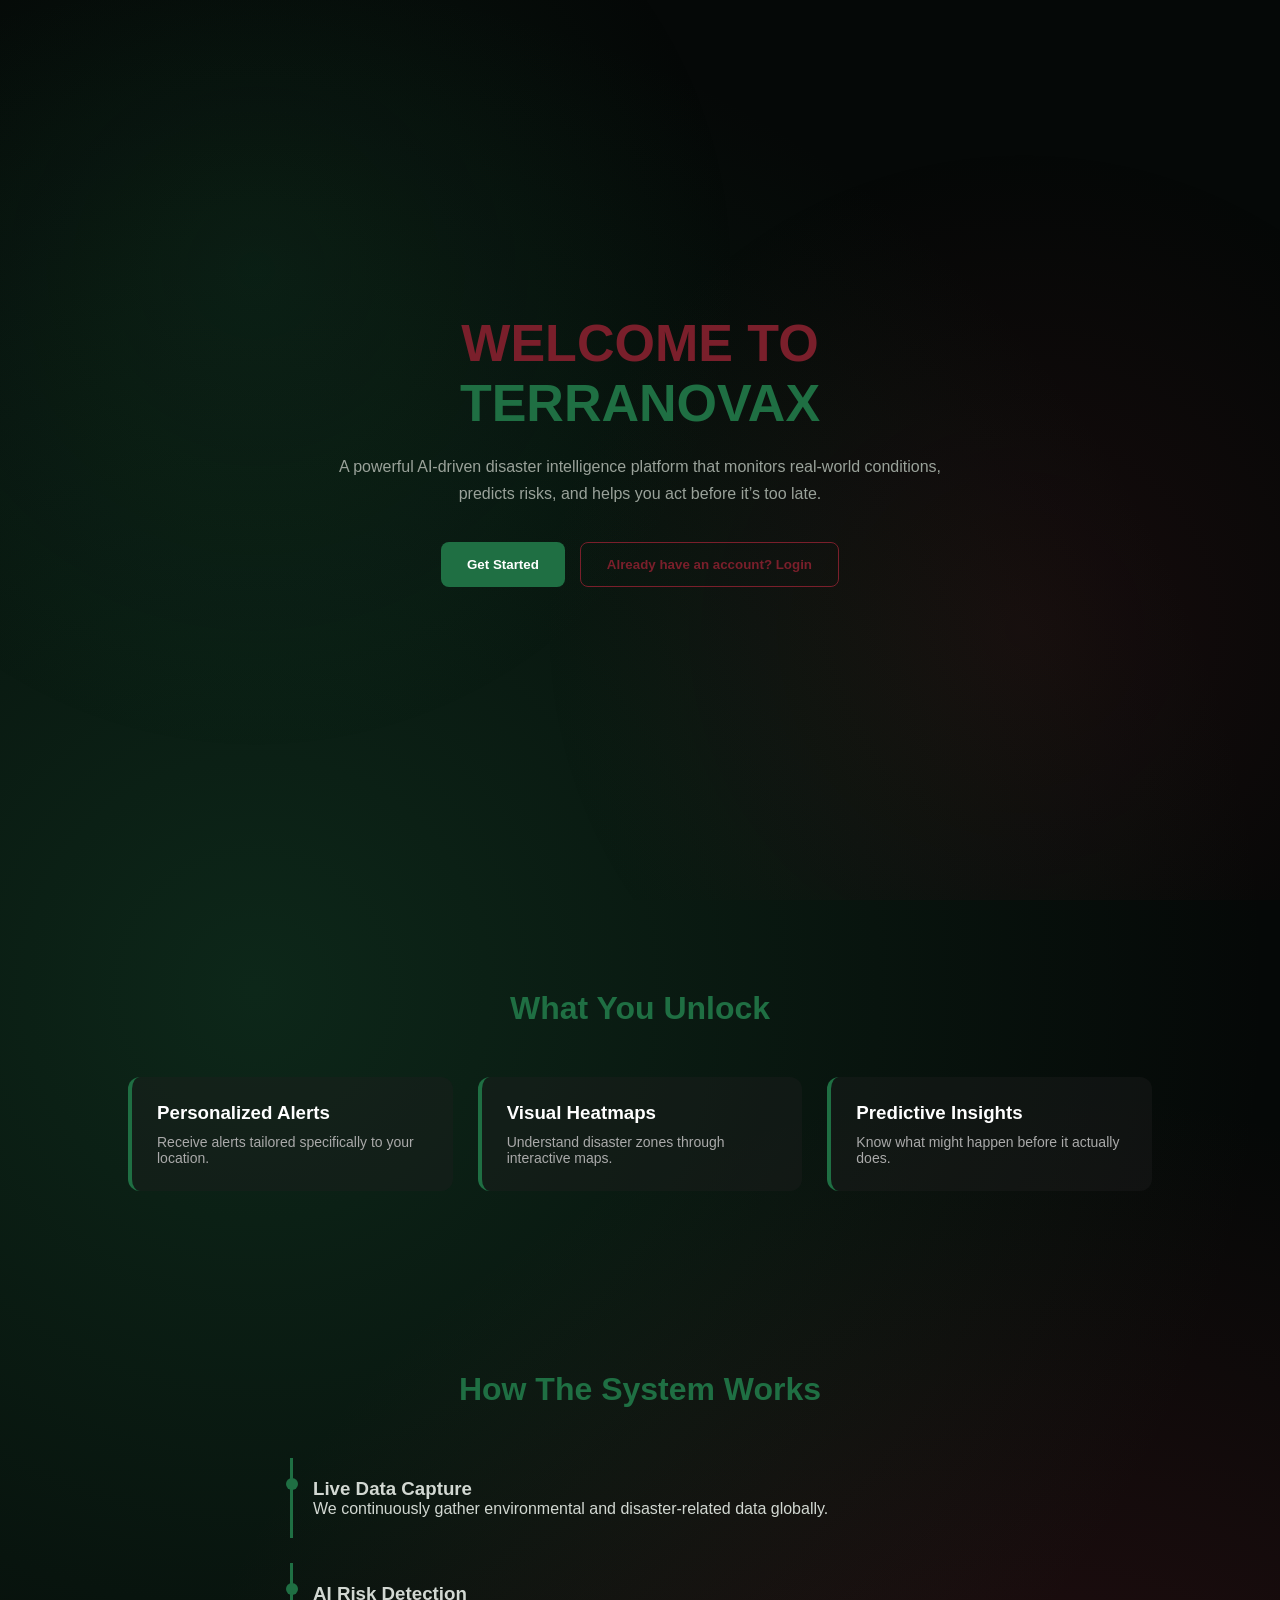
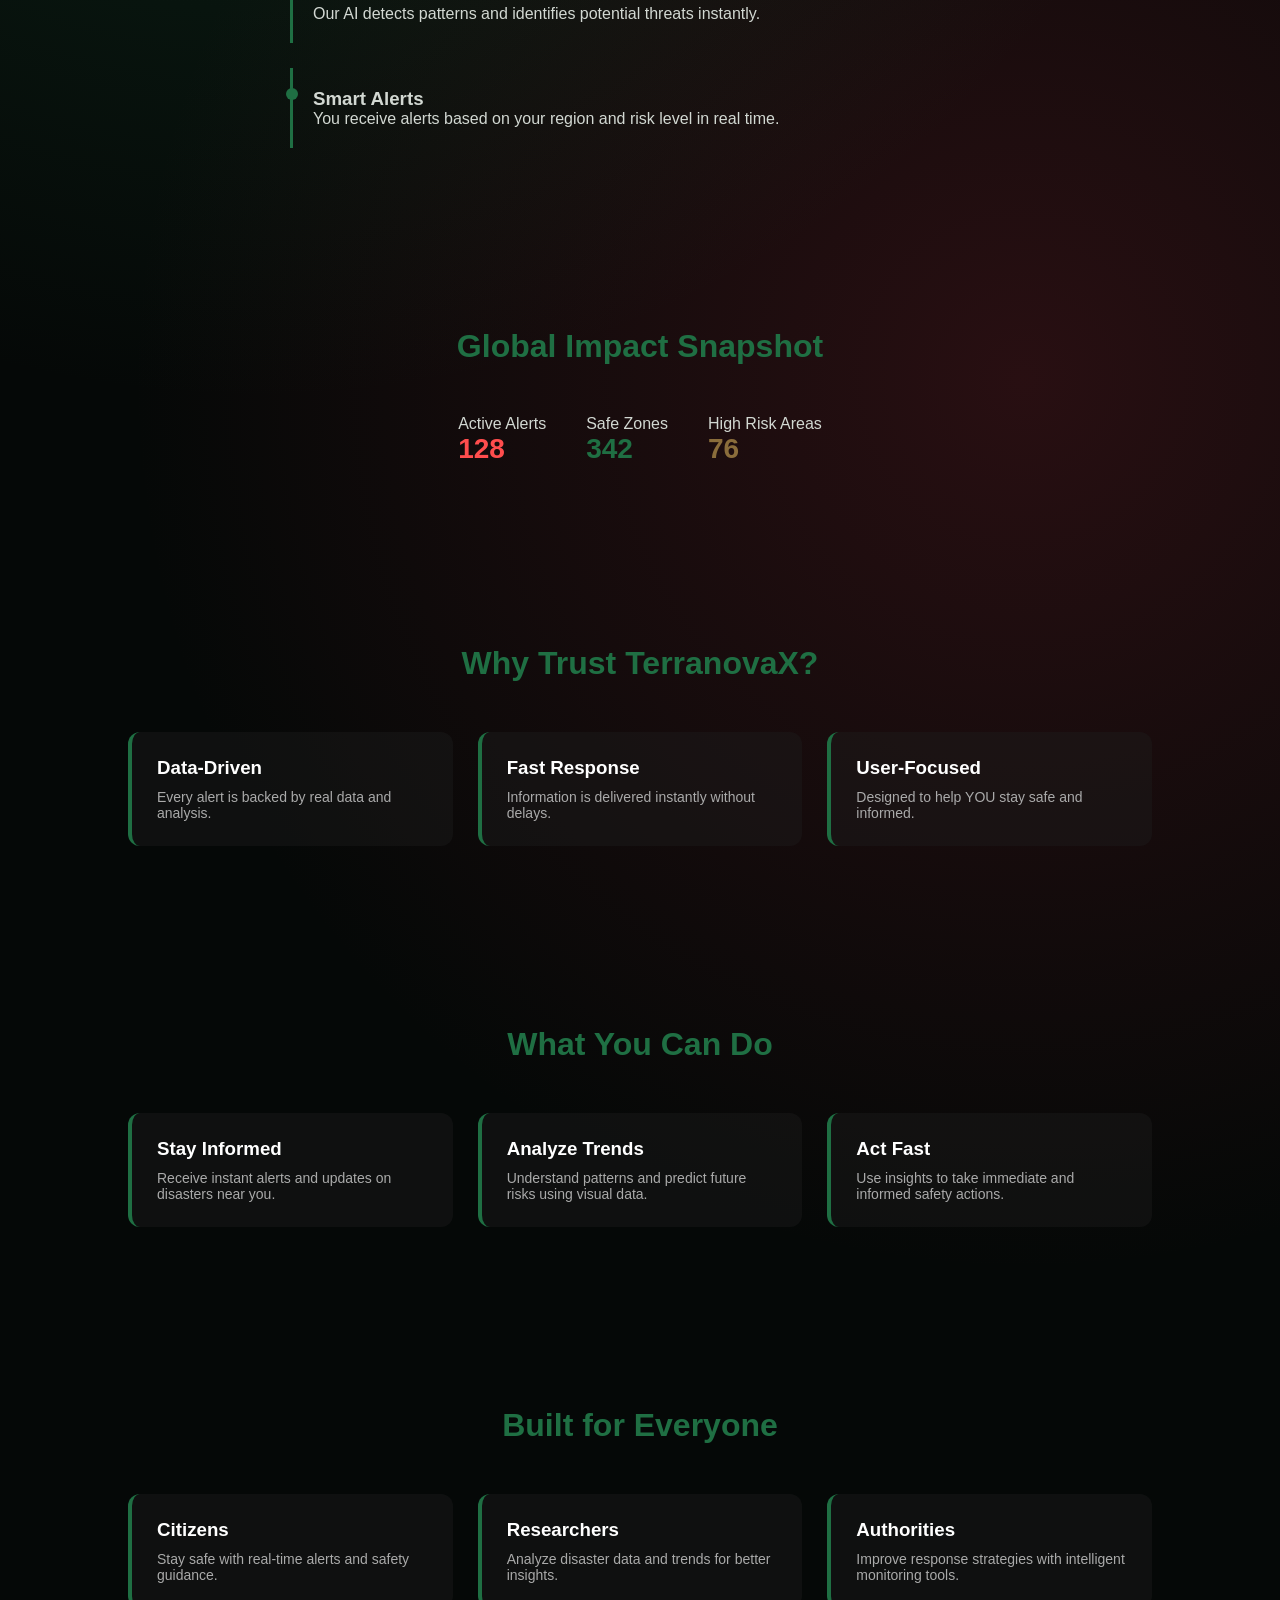
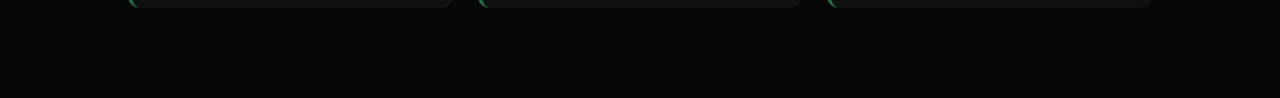
<file: templates/welcome.html>
<!DOCTYPE html>
<html lang="en">
<head>
<meta charset="UTF-8">
<meta name="viewport" content="width=device-width, initial-scale=1.0">
<title>Welcome | TerranovaX</title>

<style>
*{margin:0;padding:0;box-sizing:border-box;font-family:'Inter',sans-serif;}

/* 🌌 YOUR ORIGINAL TERRANOVAX BACKGROUND */
body{
background:
radial-gradient(circle at 20% 30%, rgba(31,111,67,0.3), transparent 40%),
radial-gradient(circle at 80% 60%, rgba(122,31,43,0.3), transparent 40%),
#050807;
color:#d2d8d2;
overflow-x:hidden;
}

body::before{
content:"";
position:fixed;
width:100%;
height:100%;
background:
radial-gradient(circle at 20% 30%, rgba(31,111,67,0.15), transparent 40%),
radial-gradient(circle at 80% 70%, rgba(122,31,43,0.15), transparent 40%);
z-index:-1;
animation:bgMove 10s infinite alternate;
}

@keyframes bgMove{
0%{background-position:0% 0%}
100%{background-position:100% 100%}
}

/* HERO */
.hero{
height:100vh;
display:flex;
flex-direction:column;
justify-content:center;
align-items:center;
text-align:center;
padding:20px;
}

.hero h1{
font-size:52px;
margin-bottom:20px;
}

.welcome{color:#7a1f2b;}
.brand{color:#1f6f43;}

.hero p{
max-width:650px;
color:#9aa29a;
line-height:1.7;
margin-bottom:35px;
}

/* BUTTONS */
.btns{
display:flex;
gap:15px;
flex-wrap:wrap;
justify-content:center;
}

.btn{
padding:14px 26px;
border-radius:8px;
border:none;
cursor:pointer;
font-weight:600;
transition:0.3s;
}

.primary{background:#1f6f43;color:white;}
.secondary{background:transparent;border:1px solid #7a1f2b;color:#7a1f2b;}

.btn:hover{transform:translateY(-4px);}
.primary:hover{box-shadow:0 0 20px rgba(31,111,67,0.6);}
.secondary:hover{background:#7a1f2b;color:white;}

/* SECTION */
.section{padding:90px 10%;}

.section h2{
text-align:center;
margin-bottom:50px;
font-size:32px;
color:#1f6f43;
}

/* GRID */
.grid{
display:grid;
grid-template-columns:repeat(auto-fit,minmax(260px,1fr));
gap:25px;
}

/* CARD */
.card{
background:rgba(30,30,30,0.4);
padding:25px;
border-radius:12px;
border-left:4px solid #1f6f43;
transition:0.3s;
}

.card:hover{
border-left:4px solid #7a1f2b;
transform:translateY(-5px);
}

.card h3{color:white;margin-bottom:10px;}
.card p{color:#aaa;font-size:14px;}

/* 🔥 TIMELINE */
.timeline{
max-width:700px;
margin:auto;
display:flex;
flex-direction:column;
gap:25px;
}

.step{
padding:20px;
border-left:3px solid #1f6f43;
position:relative;
}

.step::before{
content:'';
position:absolute;
left:-7px;
top:20px;
width:12px;
height:12px;
background:#1f6f43;
border-radius:50%;
}

/* 📊 DATA STRIP */
.data-strip{
display:flex;
justify-content:center;
gap:40px;
margin-top:30px;
flex-wrap:wrap;
}

.data-box span{
display:block;
font-size:28px;
font-weight:bold;
}

.green{color:#1f6f43;}
.red{color:#ff4d4d;}
.brown{color:#8a6d3b;}

/* MOBILE */
@media(max-width:768px){
.hero h1{font-size:32px;}
}
</style>
</head>

<body>

<!-- HERO -->
<section class="hero">
  <h1>
    <span class="welcome">WELCOME TO</span><br>
    <span class="brand">TERRANOVAX</span>
  </h1>

  <p>
    A powerful AI-driven disaster intelligence platform that monitors real-world conditions,
    predicts risks, and helps you act before it’s too late.
  </p>

  <div class="btns">
    <button class="btn primary" onclick="start()">Get Started</button>
    <button class="btn secondary" onclick="login()">Already have an account? Login</button>
  </div>
</section>
<!-- 🔥 WHAT USER GETS -->
<section class="section">
  <h2>What You Unlock</h2>
  <div class="grid">
    <div class="card">
      <h3>Personalized Alerts</h3>
      <p>Receive alerts tailored specifically to your location.</p>
    </div>
    <div class="card">
      <h3>Visual Heatmaps</h3>
      <p>Understand disaster zones through interactive maps.</p>
    </div>
    <div class="card">
      <h3>Predictive Insights</h3>
      <p>Know what might happen before it actually does.</p>
    </div>
  </div>
</section>

<!-- 🔥 HOW SYSTEM WORKS -->
<section class="section">
  <h2>How The System Works</h2>
  <div class="timeline">
    <div class="step">
      <h3>Live Data Capture</h3>
      <p>We continuously gather environmental and disaster-related data globally.</p>
    </div>
    <div class="step">
      <h3>AI Risk Detection</h3>
      <p>Our AI detects patterns and identifies potential threats instantly.</p>
    </div>
    <div class="step">
      <h3>Smart Alerts</h3>
      <p>You receive alerts based on your region and risk level in real time.</p>
    </div>
  </div>
</section>

<!-- 🔥 LIVE IMPACT -->
<section class="section">
  <h2>Global Impact Snapshot</h2>
  <div class="data-strip">
    <div class="data-box">
      Active Alerts
      <span class="red">128</span>
    </div>
    <div class="data-box">
      Safe Zones
      <span class="green">342</span>
    </div>
    <div class="data-box">
      High Risk Areas
      <span class="brown">76</span>
    </div>
  </div>
</section>

<!-- 🔥 WHY TRUST -->
<section class="section">
  <h2>Why Trust TerranovaX?</h2>
  <div class="grid">
    <div class="card">
      <h3>Data-Driven</h3>
      <p>Every alert is backed by real data and analysis.</p>
    </div>
    <div class="card">
      <h3>Fast Response</h3>
      <p>Information is delivered instantly without delays.</p>
    </div>
    <div class="card">
      <h3>User-Focused</h3>
      <p>Designed to help YOU stay safe and informed.</p>
    </div>
  </div>
</section>
<!-- SECTION 2 -->
<section class="section">
  <h2>What You Can Do</h2>
  <div class="grid">
    <div class="card">
      <h3>Stay Informed</h3>
      <p>Receive instant alerts and updates on disasters near you.</p>
    </div>
    <div class="card">
      <h3>Analyze Trends</h3>
      <p>Understand patterns and predict future risks using visual data.</p>
    </div>
    <div class="card">
      <h3>Act Fast</h3>
      <p>Use insights to take immediate and informed safety actions.</p>
    </div>
  </div>
</section>

<!-- SECTION 3 -->
<section class="section">
  <h2>Built for Everyone</h2>
  <div class="grid">
    <div class="card">
      <h3>Citizens</h3>
      <p>Stay safe with real-time alerts and safety guidance.</p>
    </div>
    <div class="card">
      <h3>Researchers</h3>
      <p>Analyze disaster data and trends for better insights.</p>
    </div>
    <div class="card">
      <h3>Authorities</h3>
      <p>Improve response strategies with intelligent monitoring tools.</p>
    </div>
  </div>
</section>


<script>
function start(){
  window.location.href = "signup.html";
}

function login(){
  window.location.href = "login.html";
}
</script>

</body>
</html>
</file>
<file: static/css/style.css>
*{
margin:0;
padding:0;
box-sizing:border-box;
font-family:'Inter',sans-serif;
}

body{
background:#050807;
color:#d2d8d2;
overflow-x:hidden;
overflow-y:auto;
}

body::before{
content:"";
position:fixed;
width:100%;
height:100%;
background:
radial-gradient(circle at 20% 30%, rgba(31,111,67,0.3), transparent 40%),
radial-gradient(circle at 80% 60%, rgba(122,31,43,0.3), transparent 40%);
z-index:-2;
}

header{
position:fixed;
top:0;
width:100%;
display:flex;
justify-content:space-between;
padding:20px 60px;
background:rgba(0,0,0,0.4);
backdrop-filter:blur(10px);
z-index:10;
}

.logo{
color:#1f6f43;
font-size:24px;
font-weight:700;
}

nav{
display:flex;
gap:25px;
}

nav a{
color:#c9d1c8;
text-decoration:none;
}

.hero{
display:flex;
justify-content:space-between;
align-items:center;
padding:140px 80px 80px;
min-height:100vh;
}

.hero-left{
max-width:500px;
}

.hero-left h1{
font-size:52px;
color:white;
}

.hero-left p{
margin-top:20px;
color:#9aa29a;
}

.btn{
margin-top:25px;
padding:12px 25px;
background:#1f6f43;
border:none;
color:white;
border-radius:6px;
}

#earth-container{
width:50%;
height:500px;
display:flex;
justify-content:center;
align-items:center;
}

.section{
padding:80px;
}

.section h2{
color:white;
margin-bottom:20px;
}

.section p{
color:#9aa29a;
max-width:600px;
}

footer{
text-align:center;
padding:40px;
color:#888;
}

@media (max-width: 768px){

.hero{
flex-direction:row;
padding:120px 20px 40px;
gap:20px;
}

.hero-left{
max-width:55%;
}

.hero-left h1{
font-size:28px;
}

.hero-left p{
font-size:14px;
}

#earth-container{
width:45%;
height:300px;
}
}

.auth-buttons{
display:flex;
gap:12px;
}

.login-btn{
background:transparent;
border:1px solid #555;
color:#c9d1c8;
padding:8px 16px;
border-radius:6px;
cursor:pointer;
transition:0.3s;
}

.login-btn:hover{
border-color:#1f6f43;
color:#1f6f43;
}

.signup-btn{
background:#7a1f2b;
border:none;
color:white;
padding:8px 16px;
border-radius:6px;
cursor:pointer;
transition:0.3s;
}

.signup-btn:hover{
background:#a8323e;
}

.status-bar{
margin-top:80px;
display:flex;
justify-content:center;
gap:40px;
padding:10px;
background:rgba(20,20,20,0.6);
backdrop-filter:blur(8px);
color:#c9d1c8;
font-size:14px;
border-bottom:1px solid #222;
}

.status-bar div:nth-child(1){
color:#1f6f43;
}
.status-bar div:nth-child(2){
color:#7a1f2b;
}
.status-bar div:nth-child(3){
color:#8a6d3b;
}

.data-cards{
position:absolute;
right:8%;
top:25%;
display:flex;
flex-direction:column;
gap:15px;
}

.card{
background:rgba(40,40,40,0.4);
padding:15px;
border-radius:10px;
backdrop-filter:blur(10px);
border-left:4px solid #1f6f43;
width:180px;
}

.card.red{
border-left:4px solid #7a1f2b;
}

.card.brown{
border-left:4px solid #8a6d3b;
}

.card h3{
font-size:14px;
color:white;
}

.card p{
font-size:12px;
color:#aaa;
}

.alert-panel{
position:absolute;
right:5%;   /* moved to right */
top:75%;    /* aligned near earth */
transform:translateY(-50%);
background:rgba(30,30,30,0.5);
padding:20px;
border-radius:12px;
backdrop-filter:blur(10px);
width:250px;
}

.alert-panel h3{
color:white;
margin-bottom:10px;
}

.alert{
padding:8px;
margin-bottom:8px;
border-radius:6px;
font-size:13px;
}

.alert.red{
background:rgba(122,31,43,0.3);
color:#ff6b6b;
}

.alert.brown{
background:rgba(138,109,59,0.3);
color:#d2b48c;
}

.alert.green{
background:rgba(31,111,67,0.3);
color:#4caf50;
}

.features{
display:grid;
grid-template-columns:repeat(4,1fr);
gap:20px;
padding:80px;
}

.feature-card{
background:rgba(30,30,30,0.4);
padding:25px;
border-radius:12px;
transition:0.3s;
border:1px solid transparent;
}

.feature-card:hover{
border:1px solid #1f6f43;
transform:translateY(-5px);
}

.feature-card h3{
color:white;
margin-bottom:10px;
}

.feature-card p{
color:#aaa;
font-size:14px;
}

.hero{
display:flex;
justify-content:space-between;
align-items:center;
padding:140px 80px 80px;
min-height:100vh;
position:relative; /* ✅ ADD THIS */
}

.heatmap-preview{
padding:80px;
text-align:center;
}

.heatmap-box{
display:flex;
justify-content:center;
gap:10px;
margin:30px 0;
}

.zone{
width:120px;
height:120px;
border-radius:10px;
}

.zone.green{ background:#1f6f43; }
.zone.brown{ background:#8a6d3b; }
.zone.red{ background:#7a1f2b; }

.ai-detection{
padding:80px;
}

.ai-grid{
display:grid;
grid-template-columns:repeat(4,1fr);
gap:20px;
}

.ai-card{
background:rgba(30,30,30,0.4);
padding:20px;
border-radius:10px;
transition:0.3s;
border-left:4px solid #1f6f43;
}

.ai-card:hover{
border-left:4px solid #7a1f2b;
transform:translateY(-5px);
}

.ai-card h3{
color:white;
margin-bottom:10px;
}

.ai-card p{
color:#aaa;
font-size:14px;
}

/* 🌌 BACKGROUND FIX (NO MORE PLAIN BLACK) */
body{
background:
radial-gradient(circle at 20% 30%, rgba(31,111,67,0.15), transparent 40%),
radial-gradient(circle at 80% 70%, rgba(122,31,43,0.15), transparent 40%),
#050807;
animation:bgMove 10s infinite alternate;
}

@keyframes bgMove{
0%{background-position:0% 0%}
100%{background-position:100% 100%}
}

/* GLOBAL */
section{
padding:90px 100px;
}

/* MAIN TITLE */
.main-title{
text-align:center;
font-size:52px;
margin-top:140px;
background:linear-gradient(90deg,#1f6f43,#7a1f2b,#8a6d3b);
-webkit-background-clip:text;
color:transparent;
}

/* PARAGRAPH */
.white-text{
color:#e6ede6;
line-height:1.9;
font-size:16px;
max-width:900px;
margin-bottom:18px;
}

/* SECTION TITLE */
.title{
font-size:30px;
margin-bottom:20px;
color:white;
}

/* 🔥 DATA STRIP */
.data-strip{
display:flex;
gap:40px;
margin-top:30px;
flex-wrap:wrap;
}

.data-box{
font-size:15px;
}

.data-box span{
display:block;
font-size:28px;
font-weight:bold;
}

.green{color:#1f6f43;}
.red{color:#ff4d4d;}
.brown{color:#8a6d3b;}

/* ✨ GLOW LINE */
.line{
height:2px;
background:linear-gradient(90deg,#1f6f43,#7a1f2b,#8a6d3b);
margin:70px 0;
animation:flow 4s linear infinite;
background-size:200%;
}

@keyframes flow{
0%{background-position:0%}
100%{background-position:200%}
}

.centreeee {
  text-align: center;
}

/* 🌟 FOUNDER SECTION */
.founder{
  display:flex;
  gap:50px;
  flex-wrap:wrap;
  align-items:flex-start;
  padding:40px 0;
}

/* IMAGE */
.founder img{
  width:260px;
  height:340px;
  object-fit:cover;
  border-radius:20px;
  border:2px solid #1f6f43;
  box-shadow:0 0 25px rgba(31,111,67,0.6);
  transition:0.4s;
}

.founder img:hover{
  transform:scale(1.05);
  box-shadow:0 0 40px rgba(122,31,43,0.7);
}

/* CONTENT */
.founder-content{
  max-width:700px;
}

/* NAME */
.highlight-name{
  color:#ff4d4d;
  font-size:24px;
  font-weight:600;
  margin:15px 0;
}

/* BUTTON GROUP */
.socials{
  display:flex;
  gap:12px;
  flex-wrap:wrap;
  margin-top:15px;
}

/* BUTTON BASE */
.btn-social{
  padding:10px 18px;
  border:none;
  border-radius:8px;
  font-size:14px;
  cursor:pointer;
  color:white;
  display:flex;
  align-items:center;
  gap:8px;
  transition:0.3s;
}

/* BUTTON COLORS */
.gmail{background:#d44638;}
.insta{background:#e1306c;}
.github{background:#000;}
.ritual{background:#1f3f6f;}

/* HOVER EFFECT */
.btn-social:hover{
  transform:translateY(-3px) scale(1.05);
  box-shadow:0 5px 15px rgba(0,0,0,0.4);
}

/* STATEMENT */
.statement{
  color:#ff4d4d;
  font-style:italic;
  margin-top:20px;
  font-size:15px;
}

/* RESPONSIVE */
@media(max-width:768px){
  .founder{
    flex-direction:column;
    align-items:center;
    text-align:center;
  }

  .founder-content{
    max-width:100%;
  }

  .socials{
    justify-content:center;
  }
}
.founder{
  display:flex;
  gap:50px;
  align-items:flex-start;
}

.founder-left{
  display:flex;
  flex-direction:column;
  align-items:flex-start; /* FORCES LEFT */
}

/* 🚀 ADVANCED STEPS */
.steps{
margin-top:40px;
display:grid;
grid-template-columns:repeat(2,1fr);
gap:30px;
}

.step{
background:rgba(30,30,30,0.4);
padding:20px;
border-radius:12px;
border-left:4px solid #1f6f43;
transition:0.3s;
}

.step:hover{
border-left:4px solid #7a1f2b;
transform:translateY(-5px);
}

.step h3{
color:#1f6f43;
margin-bottom:10px;
}

/* 📱 */
@media(max-width:768px){
section{padding:60px 20px;}
.steps{grid-template-columns:1fr;}
}
/* 🌐 Climate News Section */
.climate-news{
  padding:80px 100px;
}

.climate-news h2{
  color:white;
  margin-bottom:30px;
  text-align:center;
}

.news-cards{
  display:flex;
  gap:20px;
  justify-content:center;
  flex-wrap:wrap;
}

.news-card{
  background:rgba(30,30,30,0.4);
  padding:20px;
  border-radius:12px;
  width:280px;
  transition:0.3s;
  border-left:4px solid #1f6f43;
}

.news-card:hover{
  border-left:4px solid #7a1f2b;
  transform:translateY(-5px);
}

.news-card h3{
  color:#1f6f43;
  font-size:16px;
  margin-bottom:10px;
}

.news-card p{
  font-size:13px;
  color:#aaa;
  margin-bottom:12px;
}

.news-card a{
  color:#7a1f2b;
  text-decoration:none;
  font-weight:600;
}

.news-card a:hover{
  text-decoration:underline;
}

/* ✉️ CTA Subscribe Section */
.cta-subscribe{
  padding:80px 100px;
  text-align:center;
  background:rgba(20,20,20,0.5);
  backdrop-filter:blur(10px);
  border-radius:12px;
  margin:60px 80px;
}

.cta-subscribe h2{
  color:#1f6f43;
  margin-bottom:20px;
}

.cta-subscribe p{
  color:#ccc;
  max-width:600px;
  margin:0 auto 25px;
}

.subscribe-form{
  display:flex;
  justify-content:center;
  gap:10px;
  flex-wrap:wrap;
}

.subscribe-form input{
  padding:12px 18px;
  border-radius:6px;
  border:none;
  outline:none;
  width:250px;
}

.subscribe-form button{
  padding:12px 25px;
  border:none;
  border-radius:6px;
  background:#7a1f2b;
  color:white;
  cursor:pointer;
  transition:0.3s;
}

.subscribe-form button:hover{
  background:#a8323e;
}

@media(max-width:768px){
  .news-cards{
    flex-direction:column;
    align-items:center;
  }
  
  .cta-subscribe{
    margin:40px 20px;
    padding:60px 20px;
  }
  
  .subscribe-form{
    flex-direction:column;
  }
  
  .subscribe-form input{
    width:100%;
  }
}
/* 🌍 NEWS SLIDER */
.climate-news-slider{
  padding:80px 60px;
}

.climate-news-slider h2{
  color:white;
  text-align:center;
  margin-bottom:30px;
  font-size:32px;
}

/* SCROLL WRAPPER */
.slider-wrapper{
  overflow-x:auto;
  scroll-behavior:smooth;
}

/* HIDE SCROLLBAR */
.slider-wrapper::-webkit-scrollbar{
  display:none;
}

/* TRACK */
.slider-track{
  display:flex;
  gap:20px;
}

/* CARD */
.news-card{
  min-width:300px;
  background:rgba(30,30,30,0.5);
  border-radius:12px;
  overflow:hidden;
  transition:0.3s;
  cursor:pointer;
  flex-shrink:0;
  position:relative;
}

/* IMAGE */
.news-card img{
  width:100%;
  height:180px;
  object-fit:cover;
}

/* CONTENT */
.news-content{
  padding:15px;
}

.news-content h3{
  font-size:16px;
  color:#1f6f43;
  margin-bottom:8px;
}

.news-content p{
  font-size:12px;
  color:#aaa;
  margin-bottom:10px;
}

.news-content a{
  color:#7a1f2b;
  font-weight:600;
  text-decoration:none;
}

.news-content a:hover{
  text-decoration:underline;
}

/* HOVER EFFECT (OTT STYLE) */
.news-card:hover{
  transform:scale(1.08);
  z-index:5;
  box-shadow:0 10px 30px rgba(0,0,0,0.6);
}

/* MOBILE */
@media(max-width:768px){
  .news-card{
    min-width:220px;
  }
}

.interactive-review{
  padding:80px 100px;
  background:rgba(20,20,20,0.5);
  backdrop-filter:blur(10px);
}

.stars-container{
  text-align:center;
  font-size:40px;
  color:#555;
  cursor:pointer;
  margin-bottom:20px;
}

.star{
  transition:0.3s;
  margin:0 5px;
}

.star.hover,
.star.selected{
  color:#1f6f43; /* green highlight */
}

.feedback-box{
  display:none;
  margin-top:20px;
  background:rgba(30,30,30,0.4);
  padding:25px;
  border-radius:12px;
  border-left:4px solid #1f6f43;
}

.feedback-box p{
  color:white;
  margin-bottom:15px;
}

.options{
  display:flex;
  gap:15px;
  flex-wrap:wrap;
  margin-bottom:15px;
}

.options label{
  color:#d2d8d2;
  font-size:14px;
}

.options input{
  margin-right:5px;
}

.feedback-box textarea{
  width:100%;
  padding:12px 15px;
  border-radius:8px;
  border:none;
  background:rgba(40,40,40,0.5);
  color:#d2d8d2;
  resize:none;
  margin-bottom:15px;
}

.feedback-box button{
  padding:12px 25px;
  background:#1f6f43;
  color:white;
  border:none;
  border-radius:8px;
  cursor:pointer;
  transition:0.3s;
}

.feedback-box button:hover{
  background:#7a1f2b;
}
.thank-you-card{
  background:rgba(31,111,67,0.8);
  color:white;
  padding:20px 30px;
  border-radius:12px;
  margin-top:20px;
  text-align:center;
  justify-content:center;
  align-items:center;
  font-size:18px;
  transition:0.3s;
  display:none;
}

.suggestions{
  padding:80px 100px;
  background:rgba(15,15,15,0.6);
  backdrop-filter:blur(10px);
}

.suggestion-form{
  display:grid;
  grid-template-columns:1fr 1fr 2fr;
  gap:20px;
  margin-top:30px;
}

.suggestion-form input,
.suggestion-form textarea{
  padding:12px 15px;
  border-radius:8px;
  border:none;
  background:rgba(40,40,40,0.5);
  color:#d2d8d2;
  resize:none;
}

.suggestion-form input::placeholder,
.suggestion-form textarea::placeholder{
  color:#aaa;
}

.suggestion-form button{
  grid-column: span 3;
  padding:12px 25px;
  background:#1f6f43;
  color:white;
  border:none;
  border-radius:8px;
  cursor:pointer;
  transition:0.3s;
}

.suggestion-form button:hover{
  background:#7a1f2b;
}

/* Responsive */
@media(max-width:768px){
  .suggestion-form{
    grid-template-columns:1fr;
  }
  .suggestion-form button{
    grid-column:1;
  }
}

/* CTA Section */
.community-cta{
  display:flex;
  justify-content:space-between;
  align-items:flex-start;
  padding:80px 100px;
  background:rgba(10,10,10,0.8);
  border-top:2px solid #1f6f43;
  border-bottom:2px solid #7a1f2b;
  flex-wrap:wrap;
}

.community-cta .cta-content{
  max-width:600px;
  width:100%;
}

/* Buttons */
.cta-buttons{
  display:flex;
  gap:20px;
  flex-wrap:wrap;
  margin-bottom:20px;
}

.btn-report{
  padding:15px 30px;
  border:none;
  border-radius:8px;
  font-size:16px;
  cursor:pointer;
  color:white;
  background:#7a1f2b;
  transition:0.3s;
}

.btn-report:hover{
  background:#ff4d4d;
}

/* Report Form */
.report-form{
  display:none;
  flex-direction:column;
  gap:15px;
  margin-top:20px;
}

.report-form input,
.report-form textarea{
  padding:12px;
  border-radius:8px;
  border:none;
  background:rgba(30,30,30,0.6);
  color:#d2d8d2;
  resize:none;
}

.report-form textarea{
  min-height:80px;
}

.report-form button{
  padding:12px;
  border:none;
  border-radius:8px;
  background:#1f6f43;
  color:white;
  cursor:pointer;
  transition:0.3s;
}

.report-form button:hover{
  background:#4caf50;
}

/* Thank You Card */
.thank-you-report{
  display:none;
  background:rgba(31,111,67,0.8);
  color:white;
  padding:15px 25px;
  border-radius:12px;
  margin-top:20px;
  text-align:center;
  font-size:16px;
  justify-content:center;
  align-items:center;
}

/* CTA Animation */
.cta-animation{
  font-size:80px;
  color:rgba(31,111,67,0.4);
  animation:rotate 10s linear infinite;
}

@keyframes rotate{
  0%{transform:rotate(0deg);}
  100%{transform:rotate(360deg);}
}

@media(max-width:768px){
  .community-cta{
    flex-direction:column;
    text-align:center;
    gap:40px;
    padding:60px 20px;
    align-items:center;
  }

  .cta-content{
    max-width:100%;
  }
}
.cta-intro{
  color:#d2d8d2;
  font-size:16px;
  line-height:1.7;
  margin-bottom:10px;
}

/* MOBILE-FRIENDLY HERO (only for small screens) */
@media(max-width:768px){
  .hero-section{
    flex-direction:column-reverse; /* Earth on top, text below */
    padding:30px 15px;
    align-items:center;
    text-align:center;
  }
  .hero-text{
    width:100%;
    margin-top:20px;a
  }
  .hero-text h1{
    font-size:28px;
  }
  .hero-text p{
    font-size:14px;
    line-height:1.4;
  }
  .hero-earth iframe{
    width:90%;
    height:auto;
    max-height:300px;
    border-radius:15px;
  }
}

@media (max-width:768px){

  /* FIX ONLY THE BROKEN PARTS */

  /* 1. Stop overlapping cards */
  .data-cards{
    position: relative;
    right: auto;
    top: auto;
    display: grid;
    grid-template-columns: repeat(3, 1fr);
    gap: 8px;
    width: 100%;
    margin-top: 15px;
  }

  /* 2. Fix alert panel */
  .alert-panel{
    position: relative;
    right: auto;
    top: auto;
    transform: none;
    width: 100%;
    margin-top: 15px;
  }

  /* 3. Stack hero properly */
  .hero{
    flex-direction: column;
    align-items: center;
    text-align: center;
  }

  /* 4. Resize earth safely */
  #earth-container{
    width: 100%;
    max-width: 260px;
    height: 200px;
  }

}
@media (max-width:768px){

  /* 🔥 HERO STACK FIX (Earth → Text → Cards → Alerts) */
  .hero{
    flex-direction: column;
    align-items: center;
    text-align: center;
    padding: 110px 15px 40px;
    gap: 15px;
  }

  /* 🌍 EARTH FULL WIDTH (remove box feel) */
  #earth-container{
    order: 1;
    width: 100%;
    height: 260px;       /* increase height */
    max-width: 100%;
    display: flex;
    justify-content: center;
    align-items: center;
  }

  /* 🧠 MAKE CANVAS FILL NICELY */
  #earth-container canvas{
    width: 100% !important;
    height: 100% !important;
  }

  /* 📝 TEXT BELOW EARTH */
  .hero-left{
    order: 2;
    width: 100%;
  }

  .hero-left h1{
    font-size: 20px;
    line-height: 1.3;
  }

  .hero-left p{
    font-size: 13px;
  }

  /* 📊 CARDS BELOW TEXT */
  .data-cards{
    order: 3;
    width: 100%;
    display: grid;
    grid-template-columns: repeat(3,1fr);
    gap: 8px;
    margin-top: 10px;
  }

  /* 🚨 ALERTS LAST */
  .alert-panel{
    order: 4;
    width: 100%;
    margin-top: 10px;
  }

}
@media (max-width:768px){

  /* ================= HEADER FIX ================= */

  header{
    flex-direction: column;
    align-items: stretch;
    padding: 10px 12px;
    gap: 10px;

    position: fixed;   /* keep your design */
    top: 0;
    width: 100%;
    z-index: 1000;
  }

  nav{
    display: flex;
    flex-direction: column;
    gap: 8px;
    width: 100%;
  }

  nav a{
    display: block;
    width: 100%;
    padding: 10px;
    background: rgba(30,30,30,0.6);
    border-radius: 8px;
    text-align: center;
  }

  /* ================= 🔥 IMPORTANT PART ================= */

  /* Push whole page DOWN so header doesn't overlap */
  body{
    padding-top: 180px;   /* adjust if needed (160–200 range) */
  }

  /* ================= EARTH CLEAN ================= */

  #earth-container{
    width: 100vw;
    height: 260px;
    margin-left: -12px;
    margin-right: -12px;
    border-radius: 0;
  }

}
/* ============ NEW ENHANCEMENTS CSS ============ */
#aurora-canvas{position:fixed;inset:0;width:100%;height:100%;pointer-events:none;z-index:-1;opacity:0.55;}
.comet-dot{position:fixed;width:6px;height:6px;border-radius:50%;background:radial-gradient(circle,#1f6f43 0%,rgba(31,111,67,0) 70%);pointer-events:none;z-index:9999;mix-blend-mode:screen;transform:translate(-50%,-50%);}
.tx-reveal{opacity:0;transform:translateY(40px);transition:opacity 1s ease,transform 1s ease;}
.tx-reveal.visible{opacity:1;transform:translateY(0);}
.tx-ticker{background:linear-gradient(90deg,rgba(122,31,43,0.25),rgba(31,111,67,0.18) 50%,rgba(138,109,59,0.25));border-top:1px solid rgba(31,111,67,0.4);border-bottom:1px solid rgba(122,31,43,0.4);overflow:hidden;display:flex;align-items:center;height:42px;font-size:13px;color:#e6ede6;backdrop-filter:blur(8px);}
.tx-ticker-label{flex-shrink:0;background:#7a1f2b;color:#fff;font-weight:700;padding:6px 14px;letter-spacing:1px;font-size:11px;display:flex;align-items:center;gap:8px;}
.tx-ticker-label::before{content:"";width:8px;height:8px;border-radius:50%;background:#ff4d4d;animation:txPulse 1.2s infinite;box-shadow:0 0 10px #ff4d4d;}
@keyframes txPulse{0%,100%{opacity:1;transform:scale(1);}50%{opacity:0.4;transform:scale(0.7);}}
.tx-ticker-track{display:flex;gap:60px;white-space:nowrap;animation:txScroll 60s linear infinite;padding-left:40px;}
.tx-ticker-track:hover{animation-play-state:paused;}
.tx-ticker-item{display:inline-flex;align-items:center;gap:8px;}
.tx-ticker-item .mag{color:#1f6f43;font-weight:700;}
.tx-ticker-item.high .mag{color:#ff6b6b;}
.tx-ticker-item.med .mag{color:#d2b48c;}
@keyframes txScroll{from{transform:translateX(0);}to{transform:translateX(-50%);}}
.tx-vitals{margin:60px 80px;padding:30px 35px;background:rgba(15,15,15,0.55);backdrop-filter:blur(12px);border-radius:14px;border:1px solid rgba(31,111,67,0.3);}
.tx-vitals h2{color:#fff;font-size:22px;margin-bottom:6px;display:flex;align-items:center;gap:10px;}
.tx-vitals h2 .live-dot{width:10px;height:10px;border-radius:50%;background:#1f6f43;box-shadow:0 0 12px #1f6f43;animation:txPulse 1.4s infinite;}
.tx-vitals .subtitle{color:#9aa29a;font-size:13px;margin-bottom:22px;}
.tx-vitals-grid{display:grid;grid-template-columns:repeat(3,1fr);gap:18px;}
.tx-vital{background:rgba(0,0,0,0.35);border-radius:10px;padding:18px;border-left:3px solid #1f6f43;}
.tx-vital.crimson{border-left-color:#7a1f2b;}
.tx-vital.brown{border-left-color:#8a6d3b;}
.tx-vital h4{font-size:11px;color:#aaa;letter-spacing:2px;text-transform:uppercase;margin-bottom:8px;}
.tx-vital .num{font-size:28px;color:#fff;font-weight:700;}
.tx-vital .delta{font-size:12px;margin-top:4px;color:#1f6f43;}
.tx-vital.crimson .delta{color:#ff6b6b;}
.tx-vital.brown .delta{color:#d2b48c;}
.tx-vital svg{width:100%;height:42px;margin-top:10px;display:block;}
.tx-iss-badge{position:fixed;bottom:24px;left:24px;background:rgba(10,10,10,0.85);backdrop-filter:blur(10px);border:1px solid rgba(31,111,67,0.5);border-radius:12px;padding:12px 16px;color:#d2d8d2;font-size:12px;z-index:50;min-width:200px;box-shadow:0 8px 30px rgba(0,0,0,0.5);}
.tx-iss-badge .iss-title{color:#1f6f43;font-weight:700;font-size:11px;letter-spacing:2px;margin-bottom:6px;display:flex;align-items:center;gap:6px;}
.tx-iss-badge .iss-title::before{content:"●";color:#1f6f43;animation:txPulse 1.2s infinite;}
.tx-iss-badge .coord{display:flex;justify-content:space-between;font-size:11px;margin:2px 0;color:#aaa;}
.tx-iss-badge .coord span:last-child{color:#fff;font-weight:600;}
.tx-risk{margin:60px 80px;padding:35px;background:linear-gradient(135deg,rgba(20,20,20,0.6),rgba(10,10,10,0.7));border-radius:14px;border:1px solid rgba(122,31,43,0.3);display:grid;grid-template-columns:280px 1fr;gap:40px;align-items:center;}
.tx-risk-gauge{position:relative;width:240px;height:240px;}
.tx-risk-gauge svg{transform:rotate(-90deg);}
.tx-risk-gauge .ring-bg{stroke:rgba(255,255,255,0.06);}
.tx-risk-gauge .ring-fill{stroke:url(#riskGrad);stroke-linecap:round;transition:stroke-dashoffset 2s cubic-bezier(.65,.05,.36,1);}
.tx-risk-gauge .center{position:absolute;inset:0;display:flex;flex-direction:column;justify-content:center;align-items:center;text-align:center;}
.tx-risk-gauge .score{font-size:56px;font-weight:700;color:#fff;line-height:1;}
.tx-risk-gauge .label{font-size:11px;color:#aaa;letter-spacing:3px;text-transform:uppercase;margin-top:6px;}
.tx-risk-info h2{color:#fff;font-size:24px;margin-bottom:10px;}
.tx-risk-info p{color:#9aa29a;line-height:1.7;font-size:14px;margin-bottom:14px;}
.tx-risk-factors{display:flex;gap:10px;flex-wrap:wrap;}
.tx-risk-factor{background:rgba(31,111,67,0.15);border:1px solid rgba(31,111,67,0.3);color:#c9d1c8;padding:6px 12px;border-radius:20px;font-size:12px;}
.tx-risk-factor.high{background:rgba(122,31,43,0.2);border-color:rgba(122,31,43,0.4);color:#ff9b9b;}
.tx-risk-factor.med{background:rgba(138,109,59,0.2);border-color:rgba(138,109,59,0.4);color:#d2b48c;}
.tx-insight{margin:0 80px 60px;padding:30px 40px;border-radius:14px;background:radial-gradient(circle at 0% 0%,rgba(31,111,67,0.18),transparent 60%),radial-gradient(circle at 100% 100%,rgba(122,31,43,0.18),transparent 60%),rgba(10,10,10,0.6);border:1px solid rgba(255,255,255,0.05);position:relative;overflow:hidden;}
.tx-insight .tag{display:inline-block;font-size:10px;letter-spacing:3px;color:#1f6f43;text-transform:uppercase;font-weight:700;margin-bottom:10px;}
.tx-insight .quote{font-size:22px;color:#e6ede6;line-height:1.5;font-weight:300;min-height:70px;transition:opacity 0.6s;}
.tx-insight .src{margin-top:14px;font-size:12px;color:#888;}
.tx-insight .icon{position:absolute;right:30px;top:50%;transform:translateY(-50%);font-size:90px;opacity:0.06;}
.tx-carbon{margin:0 80px 60px;padding:35px;background:rgba(15,15,15,0.6);backdrop-filter:blur(10px);border-radius:14px;border:1px solid rgba(138,109,59,0.3);}
.tx-carbon h2{color:#fff;margin-bottom:6px;font-size:22px;}
.tx-carbon .desc{color:#9aa29a;margin-bottom:22px;font-size:13px;}
.tx-carbon-grid{display:grid;grid-template-columns:1fr 1fr 1fr;gap:18px;align-items:end;}
.tx-carbon-input label{display:block;font-size:11px;color:#aaa;letter-spacing:2px;text-transform:uppercase;margin-bottom:6px;}
.tx-carbon-input input{width:100%;padding:10px 14px;border-radius:8px;border:1px solid rgba(255,255,255,0.08);background:rgba(0,0,0,0.4);color:#fff;font-size:14px;outline:none;}
.tx-carbon-input input:focus{border-color:#1f6f43;box-shadow:0 0 0 3px rgba(31,111,67,0.15);}
.tx-carbon-result{background:linear-gradient(135deg,rgba(31,111,67,0.2),rgba(122,31,43,0.2));padding:16px 20px;border-radius:10px;text-align:center;border:1px solid rgba(31,111,67,0.3);}
.tx-carbon-result .num{font-size:32px;font-weight:700;color:#fff;}
.tx-carbon-result .lbl{font-size:10px;color:#aaa;letter-spacing:2px;text-transform:uppercase;margin-top:4px;}
.tx-hotspots{position:absolute;inset:0;pointer-events:none;z-index:5;}
.tx-hotspot{position:absolute;width:14px;height:14px;border-radius:50%;background:#ff4d4d;animation:txHotspot 2.4s infinite;pointer-events:auto;cursor:pointer;}
.tx-hotspot.warn{background:#d2b48c;}
.tx-hotspot.safe{background:#1f6f43;}
@keyframes txHotspot{0%{box-shadow:0 0 0 0 currentColor;}70%{box-shadow:0 0 0 22px transparent;}100%{box-shadow:0 0 0 0 transparent;}}
.tx-hotspot::after{content:attr(data-label);position:absolute;bottom:140%;left:50%;transform:translateX(-50%);background:rgba(0,0,0,0.85);color:#fff;font-size:11px;padding:4px 10px;border-radius:6px;white-space:nowrap;opacity:0;pointer-events:none;transition:opacity 0.25s;border:1px solid rgba(31,111,67,0.4);}
.tx-hotspot:hover::after{opacity:1;}
.tx-stats{margin:60px 80px;padding:30px;display:grid;grid-template-columns:repeat(4,1fr);gap:20px;background:rgba(10,10,10,0.4);border-radius:14px;border-top:1px solid rgba(31,111,67,0.2);border-bottom:1px solid rgba(122,31,43,0.2);}
.tx-stat{text-align:center;border-right:1px solid rgba(255,255,255,0.05);}
.tx-stat:last-child{border-right:none;}
.tx-stat .num{font-size:38px;font-weight:700;background:linear-gradient(135deg,#1f6f43,#8a6d3b);-webkit-background-clip:text;color:transparent;}
.tx-stat .lbl{font-size:11px;color:#aaa;letter-spacing:2px;text-transform:uppercase;margin-top:6px;}
.tx-radar{display:inline-block;width:10px;height:10px;border-radius:50%;background:#1f6f43;position:relative;margin-right:6px;vertical-align:middle;}
.tx-radar::before,.tx-radar::after{content:"";position:absolute;inset:0;border-radius:50%;border:1px solid #1f6f43;animation:txRadar 2s infinite;}
.tx-radar::after{animation-delay:1s;}
@keyframes txRadar{0%{transform:scale(1);opacity:1;}100%{transform:scale(3.5);opacity:0;}}

/* ════════════════════════════════════════════════════════════════
   STEP 3 — Add this to the BOTTOM of your static/css/style.css
   ════════════════════════════════════════════════════════════════ */

/* ── SUBSCRIBE SECTION ── */
.cta-subscribe {
  max-width: 680px;
  margin: 0 auto;
  padding: 80px 40px;
  text-align: center;
}

.cta-subscribe h2 {
  font-size: 34px;
  color: white;
  margin-bottom: 16px;
  background: linear-gradient(90deg, #1f6f43, #7a1f2b, #8a6d3b);
  -webkit-background-clip: text;
  color: transparent;
}

.cta-subscribe p {
  color: #9aa29a;
  font-size: 15px;
  line-height: 1.7;
  margin-bottom: 32px;
}

.subscribe-form {
  display: flex;
  gap: 12px;
  justify-content: center;
  flex-wrap: wrap;
}

.subscribe-form input[type="email"] {
  padding: 12px 20px;
  border-radius: 8px;
  border: 1px solid rgba(31,111,67,0.3);
  background: rgba(20,20,20,0.6);
  color: #d2d8d2;
  font-size: 14px;
  width: 320px;
  outline: none;
  font-family: 'Inter', sans-serif;
  transition: border 0.2s;
}

.subscribe-form input[type="email"]:focus {
  border-color: #1f6f43;
  box-shadow: 0 0 12px rgba(31,111,67,0.2);
}

.subscribe-form button {
  padding: 12px 28px;
  background: #1f6f43;
  border: none;
  color: white;
  border-radius: 8px;
  font-size: 14px;
  font-weight: 600;
  cursor: pointer;
  transition: 0.3s;
  font-family: 'Inter', sans-serif;
}

.subscribe-form button:hover {
  background: #2d9b60;
  box-shadow: 0 0 18px rgba(31,111,67,0.4);
}

.subscribe-form button:disabled {
  opacity: 0.6;
  cursor: not-allowed;
}

.btn-visit-channel {
  display: inline-block;
  background: linear-gradient(135deg, #1f6f43, #2d9b60);
  color: white;
  border: none;
  padding: 14px 36px;
  border-radius: 8px;
  font-size: 15px;
  font-weight: 700;
  cursor: pointer;
  transition: 0.3s;
  text-decoration: none;
  letter-spacing: 0.3px;
  box-shadow: 0 0 20px rgba(31,111,67,0.3);
}

.btn-visit-channel:hover {
  box-shadow: 0 0 32px rgba(31,111,67,0.5);
  transform: translateY(-2px);
}

@media (max-width: 600px) {
  .cta-subscribe { padding: 60px 20px; }
  .subscribe-form input[type="email"] { width: 100%; }
  .subscribe-form button { width: 100%; }
}
</file>
